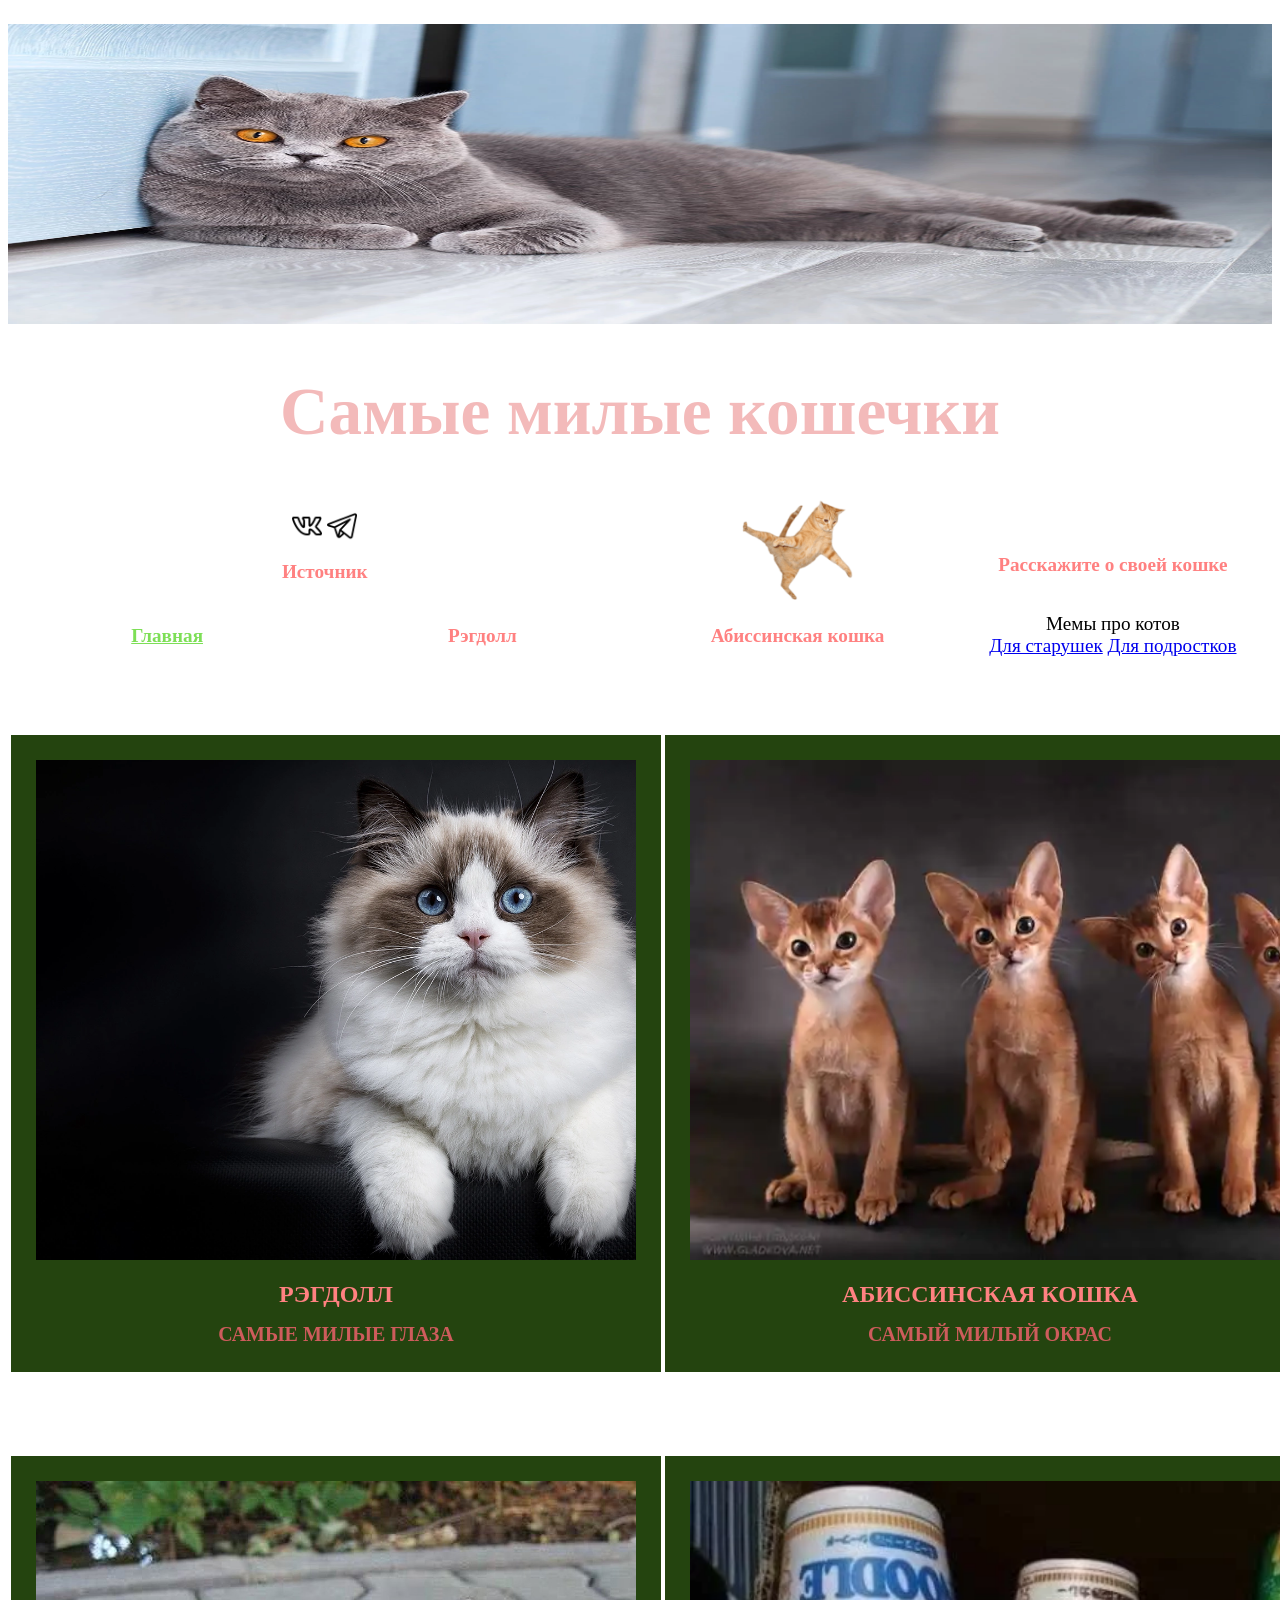
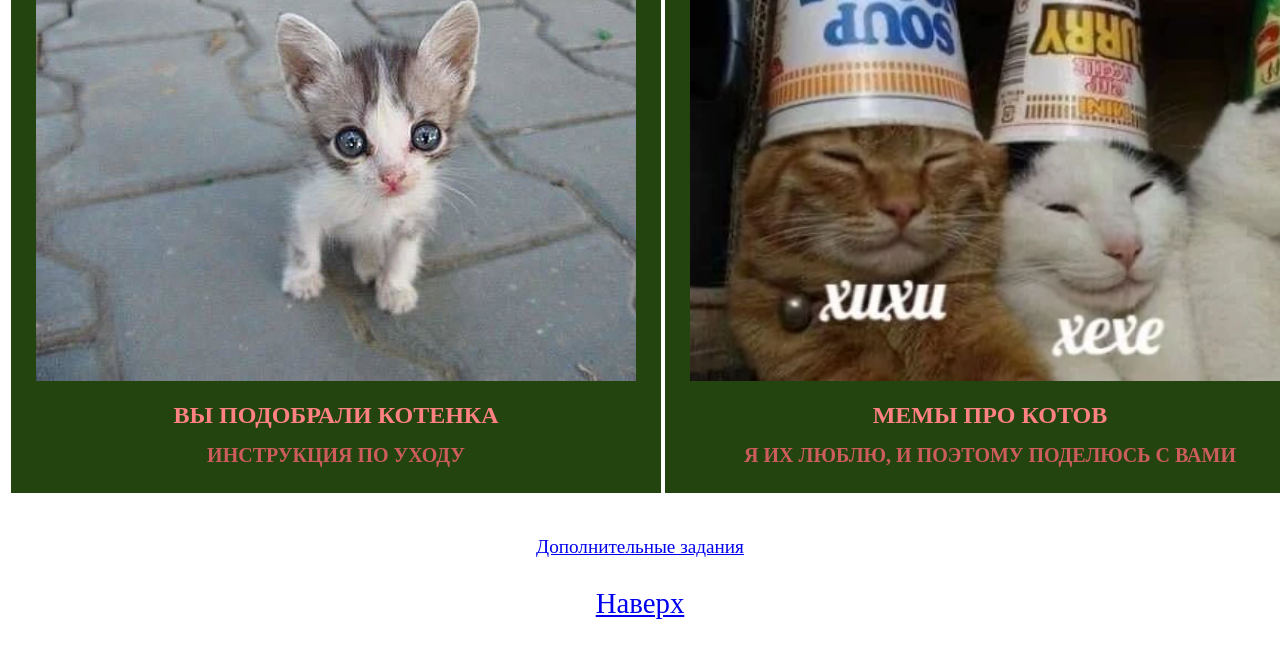
<file: index.html>
<!DOCTYPE html>
<html lang="ru">
<head>
  <meta charset="UTF-8">
  <title>кошечки</title>
  <link href="style.css" rel="stylesheet" type="text/css">
</head>
<p align="top"></p><img src="headingcat.webp" height="300px" width="100%"></p>
<body>
<h1 align="center">Самые милые кошечки </h1>
    <header align="center">
      <p><a name="top"></a></p>
        <table width="100%" border="0" cellspacing="3"  >
            <tr>
                <td colspan="2">
                    <a href="https://vk.com/" target="_blank"><img src="vk.png" width="30px"></a>
                    <a href="https://t.me/risikkitten" target="_blank"><img src="telegram.png" width="30px"></a>
                    <br><div class="dog-title"><a href="https://ru.wikipedia.org/wiki/%D0%9A%D0%BE%D1%88%D0%BA%D0%B0"> Источник</a></div></td>
                <td colspan="1" align="top"><img src="cat_icon.png" height="100px">

                    <td colspan="2">

                       <br><div class="dog-title"><a href="forma1.html">Расскажите о своей кошке</a></div>
            </tr>
    <tr>
        <td width="20%"><div class="dog-title-u"><a href="index.html#main">Главная</a></div></td>
        <td width="20%"><div class="dog-title"> <a href="ragdoll.html">  Рэгдолл </a></div> </td>
        <td width="20%"><div class="dog-title"><a href="abiss.html"> Абиссинская кошка </a> </div></td>
        <td width="20%">
         <div class="dropdown"> Мемы про котов
            <div class="dropdown-content" >
                <a href="memes.html#old">Для старушек</a>
                <a href="memes.html#teen">Для подростков</a>
              </div>
         </div>
        </td>
    </tr>
</header>
<table width="80%" align="center" border="0">
  <p><a name="main"></a></p>
        <tr>
            <td> <div class="dog-h">
                <div class="dog">
                <a href="ragdoll.html"><img src="ragdoll.webp" height="500"></a>
                <div class="dog-title">
                <a href="shiba%20inu.html"> Рэгдолл </a>
                <span class="subh">Самые милые глаза</span>
                </div> </div></div>
            </td>
            <td> <div class="dog-h">
                <div class="dog">
                <a href="abiss.html"><img src="abiss.webp" height="500" alt="котята абиссины"></a>
                <div class="dog-title">
                <a href="abiss.html"> Абиссинская кошка </a>
                <span class="subh">Самый милый окрас</span>
                </div> </div></div>
            </td>
        </tr>
        <tr>
            <td> <div class="dog-h">
                <div class="dog">
                <a href="first.html"><img src="pitycat.jpg" height="500" alt="жалкий котенок"></a>
                <div class="dog-title">
                <a href="first.html"> Вы подобрали котенка </a>
                <span class="subh">Инструкция по уходу</span>
                </div> </div></div>
            </td>
            <td>
                <div class="dog-h">
                <div class="dog">
                <a href="memes.html"><img src="hihi.webp" height="500"></a>
                <div class="dog-title">
                <a href="memes.html">Мемы про котов</a>
                <span class="subh">Я их люблю, и поэтому поделюсь с вами</span>
                </div>  </div> </div>
            </td>
        </tr>
    </table>
<a href="maindomashki.html">Дополнительные задания</a>  
<p><a href="#top">Наверх</a></p>
</body>
</html>
</file>
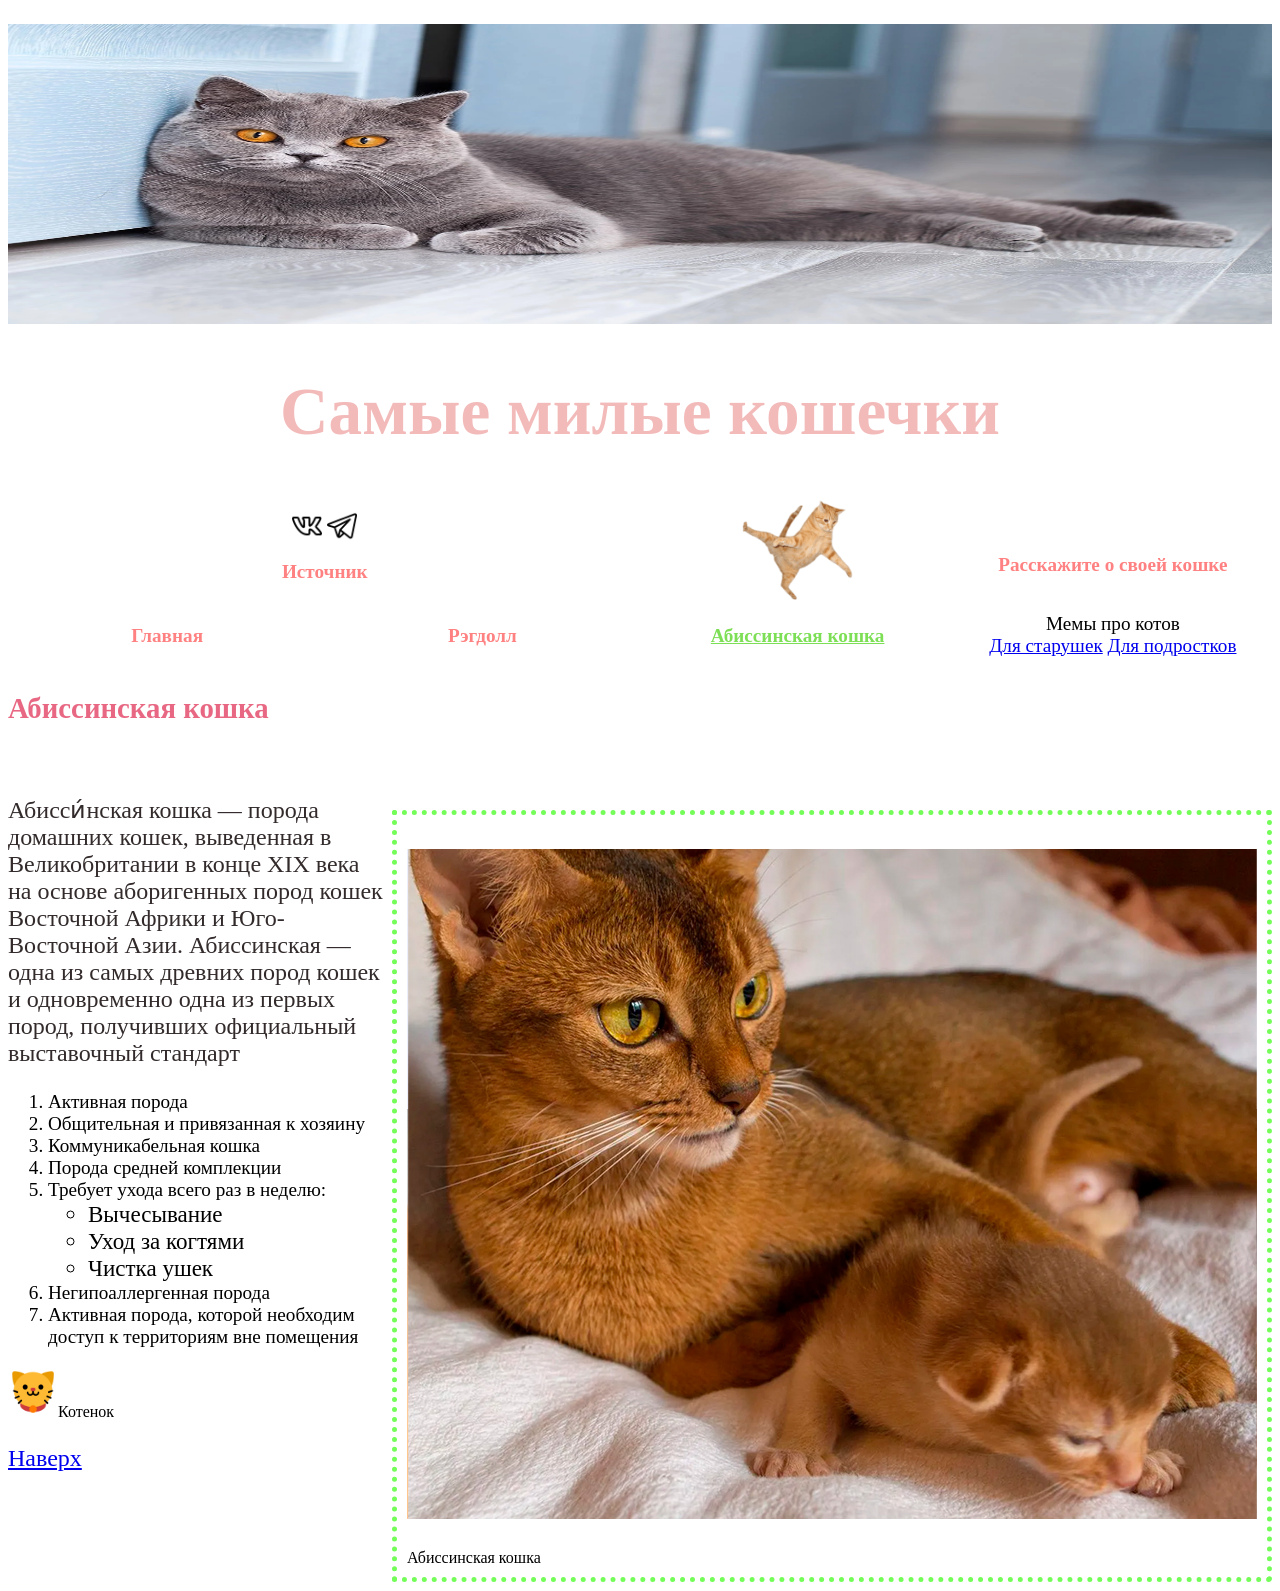
<file: abiss.html>
<!DOCTYPE html>
<html lang="en">
<head>
  <meta charset="UTF-8">
  <title>Абиссинская кошка</title>
  <link href="style.css" rel="stylesheet" type="text/css">
</head>
<p align="top"></p><img src="headingcat.webp" height="300px" width="100%"></p>
<body>
<h1 align="center">Самые милые кошечки </h1>
    <header align="center">
      <p><a name="top"></a></p>
        <table width="100%" border="0" cellspacing="3"  >
            <tr>
                <td colspan="2">
                    <a href="https://vk.com/" target="_blank"><img src="vk.png" width="30px"></a>
                    <a href="https://t.me/risikkitten" target="_blank"><img src="telegram.png" width="30px"></a>
                    <br><div class="dog-title"><a href="https://ru.wikipedia.org/wiki/%D0%9A%D0%BE%D1%88%D0%BA%D0%B0"> Источник</a></div></td>
                <td colspan="1" align="top"><img src="cat_icon.png" height="100px">
                    <td colspan="2">

                       <br><div class="dog-title"><a href="forma1.html">Расскажите о своей кошке</a></div>
            </tr>
    <tr>
        <td width="20%"><div class="dog-title"><a href="index.html#main">Главная</a></div></td>
        <td width="20%"><div class="dog-title"> <a href="ragdoll.html">  Рэгдолл </a></div> </td>
        <td width="20%"><div class="dog-title-u"><a href="abiss.html"> Абиссинская кошка </a> </div></td>
        <td width="20%">
         <div class="dropdown"> Мемы про котов
            <div class="dropdown-content" >
                <a href="memes.html#old">Для старушек</a>
                <a href="memes.html#teen">Для подростков</a>
              </div>
         </div>
        </td>
    </tr>
    </table>
  </header>
<h3 align="left">Абиссинская кошка</h3> <br>
 <p> <figure class="sign">
   <p><img src="abissinphoto.jpg" alt="Абиссинская кошка"></p>
   <figcaption>Абиссинская кошка</figcaption>
  </figure> </p>
<p>Абисси́нская кошка — порода домашних кошек, выведенная в Великобритании в конце XIX века на основе аборигенных пород кошек Восточной Африки и Юго-Восточной Азии. Абиссинская — одна из самых древних пород кошек и одновременно одна из первых пород, получивших официальный выставочный стандарт</p>
  <ol title="характеристики" type="circle">
  <li>Активная порода
<li>Общительная и привязанная к хозяину
<li>Коммуникабельная кошка
<li>Порода средней комплекции
<li>Требует ухода всего раз в неделю:
    <ul>
        <li>Вычесывание
        <li>Уход за когтями
        <li>Чистка ушек
    </ul>
<li>Негипоаллергенная порода
<li>Активная порода, которой необходим доступ к территориям вне помещения
</ol>
<a href="kitten.html" target="_self"><img src="icon.png" width="50px"></a>Котенок
<p><a href="#top">Наверх</a></p>
</body>
</html>
</file>
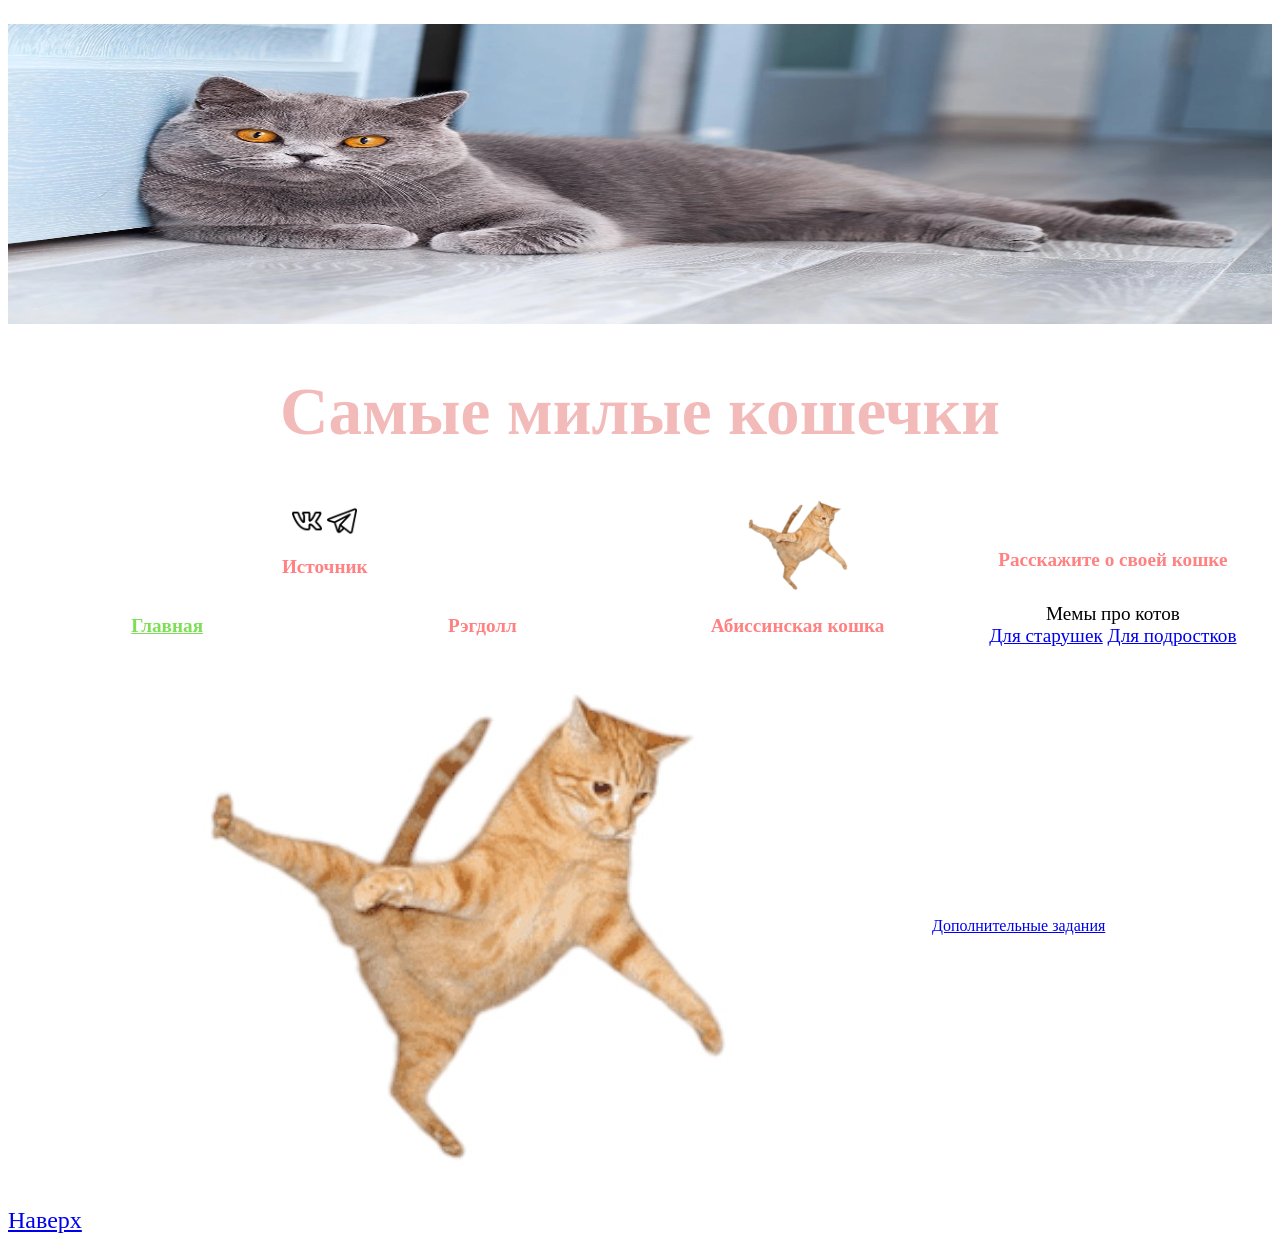
<file: cat wider.html>
<!DOCTYPE html>
<html lang="ru">
<head>
  <meta charset="UTF-8">
  <title>кошечки</title>
  <link href="style.css" rel="stylesheet" type="text/css">
</head>
<p align="top"></p><img src="headingcat.webp" height="300px" width="100%"></p>
<body>
<h1 align="center">Самые милые кошечки </h1>
    <header align="center">
      <p><a name="top"></a></p>
        <table width="100%" border="0" cellspacing="3"  >
            <tr>
                <td colspan="2">
                    <a href="https://vk.com/" target="_blank"><img src="vk.png" width="30px"></a>
                    <a href="https://t.me/risikkitten" target="_blank"><img src="telegram.png" width="30px"></a>
                    <br><div class="dog-title"><a href="https://ru.wikipedia.org/wiki/%D0%9A%D0%BE%D1%88%D0%BA%D0%B0"> Источник</a></div></td>
                <td <a colspan="1" align="top"><img src="cat_icon.png" width="100px" href="">

                    <td colspan="2">

                       <br><div class="dog-title"><a href="forma1.html">Расскажите о своей кошке</a></div>
            </tr>
    <tr>
        <td width="20%"><div class="dog-title-u"><a href="index.html#main">Главная</a></div></td>
        <td width="20%"><div class="dog-title"> <a href="ragdoll.html">  Рэгдолл </a></div> </td>
        <td width="20%"><div class="dog-title"><a href="abiss.html"> Абиссинская кошка </a> </div></td>
        <td width="20%">
         <div class="dropdown"> Мемы про котов
            <div class="dropdown-content" >
                <a href="memes.html#old">Для старушек</a>
                <a href="memes.html#teen">Для подростков</a>
              </div>
         </div>
        </td>
    </tr>
    </table>
</header>
<br>
<img align="center" src="cat__icon-Photoroom.jpg">
<a href="maindomashki.html">Дополнительные задания</a>  
<p><a href="#top">Наверх</a></p>
</body>
</html>
</file>
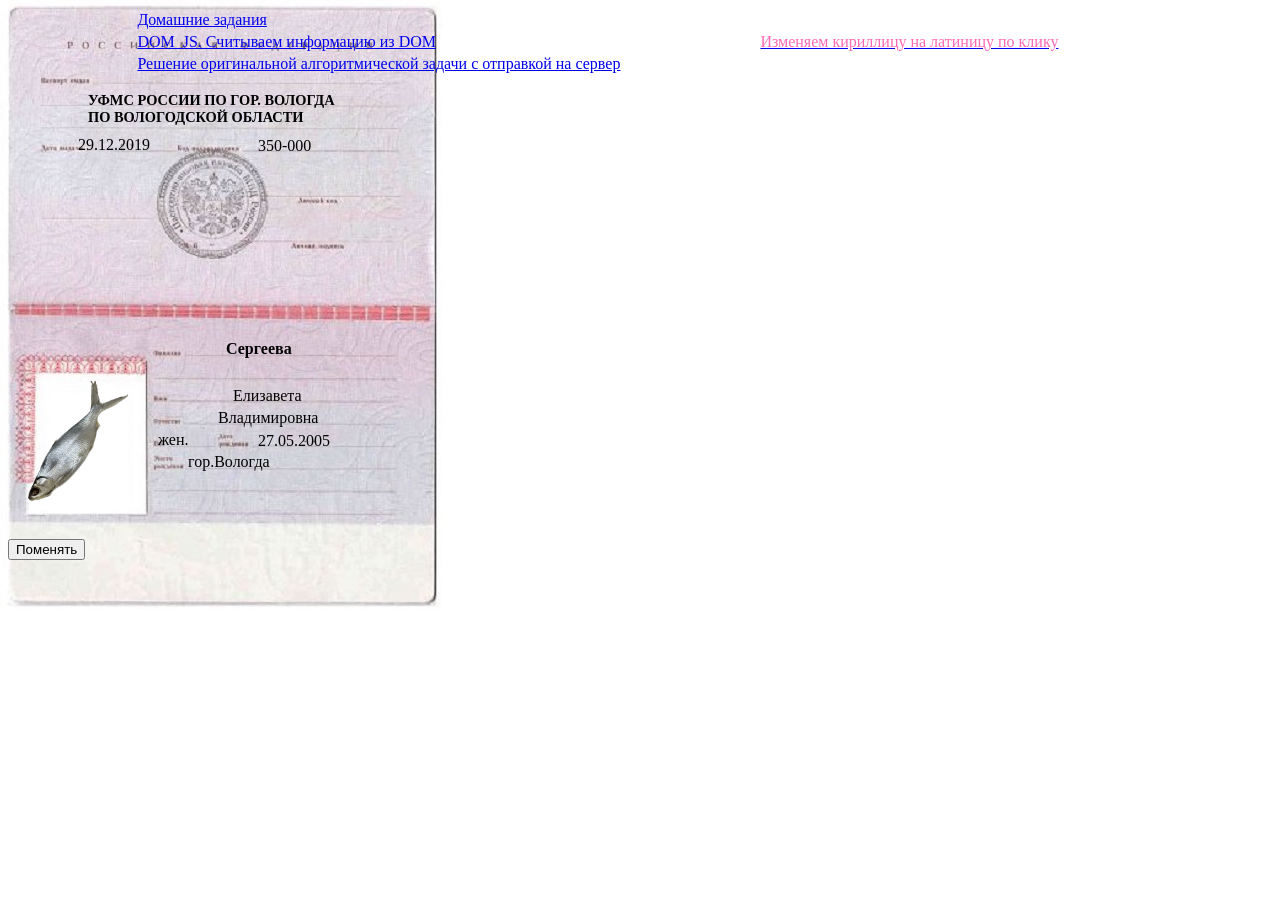
<file: click.html>
<!DOCTYPE html>
<html lang="en">
<head>
  <meta charset="UTF-8">
  <title>Изменяем кириллицу на латиницу по клику</title>
</head>

 <style type="text/css">
   body {
    background-image: url(passpotr_shablon.png);
    background-position: center-bottom;
    background-repeat: no-repeat;
   }
   .block1 {
   margin-left: 80px;
   margin-top: 10px;
   font: bold 90% serif;
   }
   .block2 {
   margin-left: 70px;
   margin-top: 10px;
   }
   .block3 {
   margin-left: 250px;
   margin-top: -17px;
   }
   .block4 {
   margin-left: 218px;
   margin-top: 185px;
   font: bold 100% serif;
   }
   .block5 {
   margin-left: 225px;
   margin-top: 29px;
   }
   .block6 {
   margin-left: 210px;
   margin-top: 4px;
   }
   .block7 {
   margin-left: 150px;
   margin-top: 4px;
   }
   .block8 {
   margin-left: 250px;
   margin-top: -17px;
   }
   .block9 {
   margin-left: 180px;
   margin-top: 3px;
   }
   .photo {
   margin-left: 20px;
   margin-top: -90px;
   }
   .highlight {
     color: hotpink;
   }
   </style>
<body>
<table width="80%" align="center" border="0">
        <tr>
            <td colspan="2"> <a href="maindomashki.html"> <div class="main-title"> Домашние задания</div></a></td>
        </tr>
        <tr>
            <td>
                <a href="passort.html">DOM_JS. Считываем информацию из DOM</a>
            </td>
            <td>
              <a href="click.html"><div class="highlight">Изменяем кириллицу на латиницу по клику</div></a>
            </td>
        </tr>
        <tr>
            <td>
                <a href="zadacha2.html">Решение оригинальной алгоритмической задачи с отправкой на сервер</a>
            </td>
        </tr>
    </table>

  <p>
	<div class="block1">УФМС РОССИИ ПО ГОР. ВОЛОГДА <br> ПО ВОЛОГОДСКОЙ ОБЛАСТИ </div>
	<div class="block2"> 29.12.2019</div>
	<div class="block3"> 350-000</div>
	<div class="block4" > Сергеева </div>
	<div class="block5" > Елизавета </div>
	<div class="block6"> Владимировна </div>
	<div class="block7"> жен. </div>
	<div class="block8"> 27.05.2005 &nbsp;&nbsp;&nbsp;&nbsp;&nbsp; </div>
	<div class="block9"> гор.Вологда </div>
	<div class="photo"><img src="me.jpg" height="120" width="100"/> </div>
  </p>
<br>
  <script src="click.js"></script>
<button onclick="changeText();">Поменять</button>
</body>
</html>
</file>
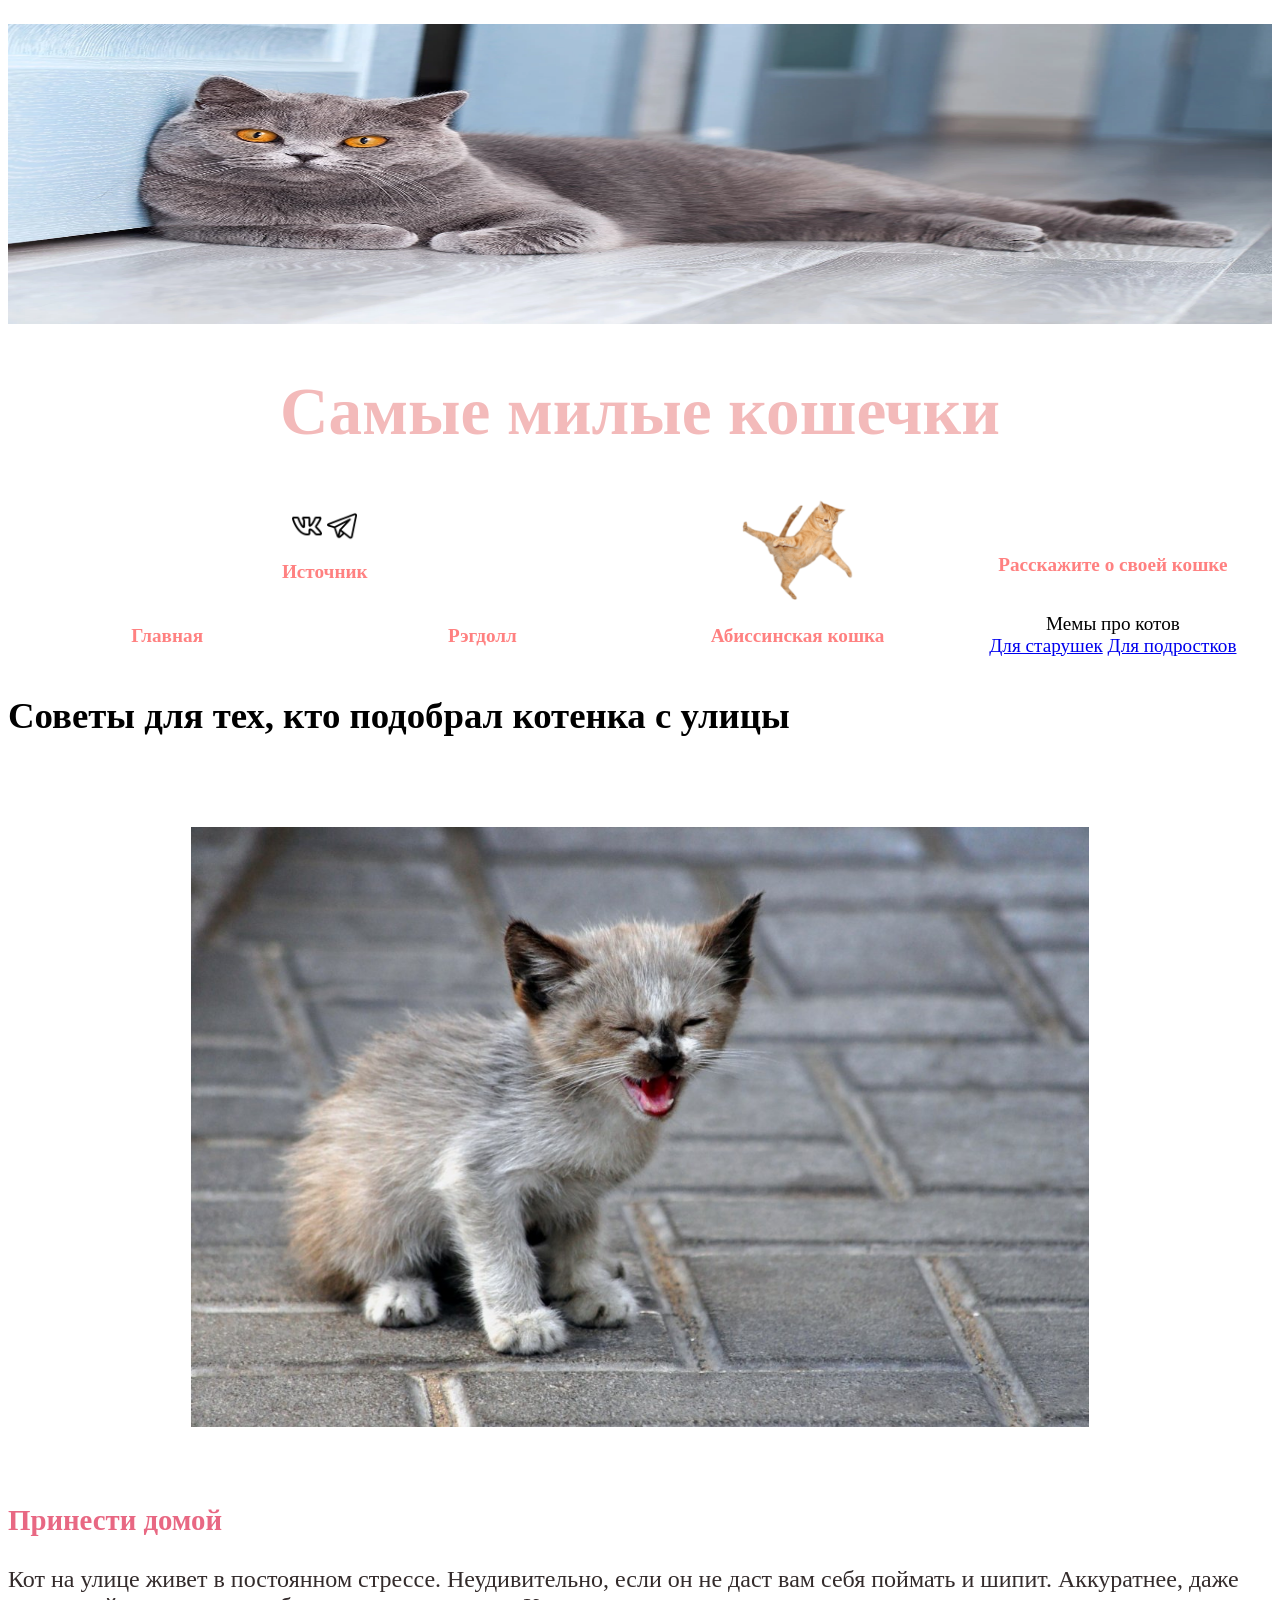
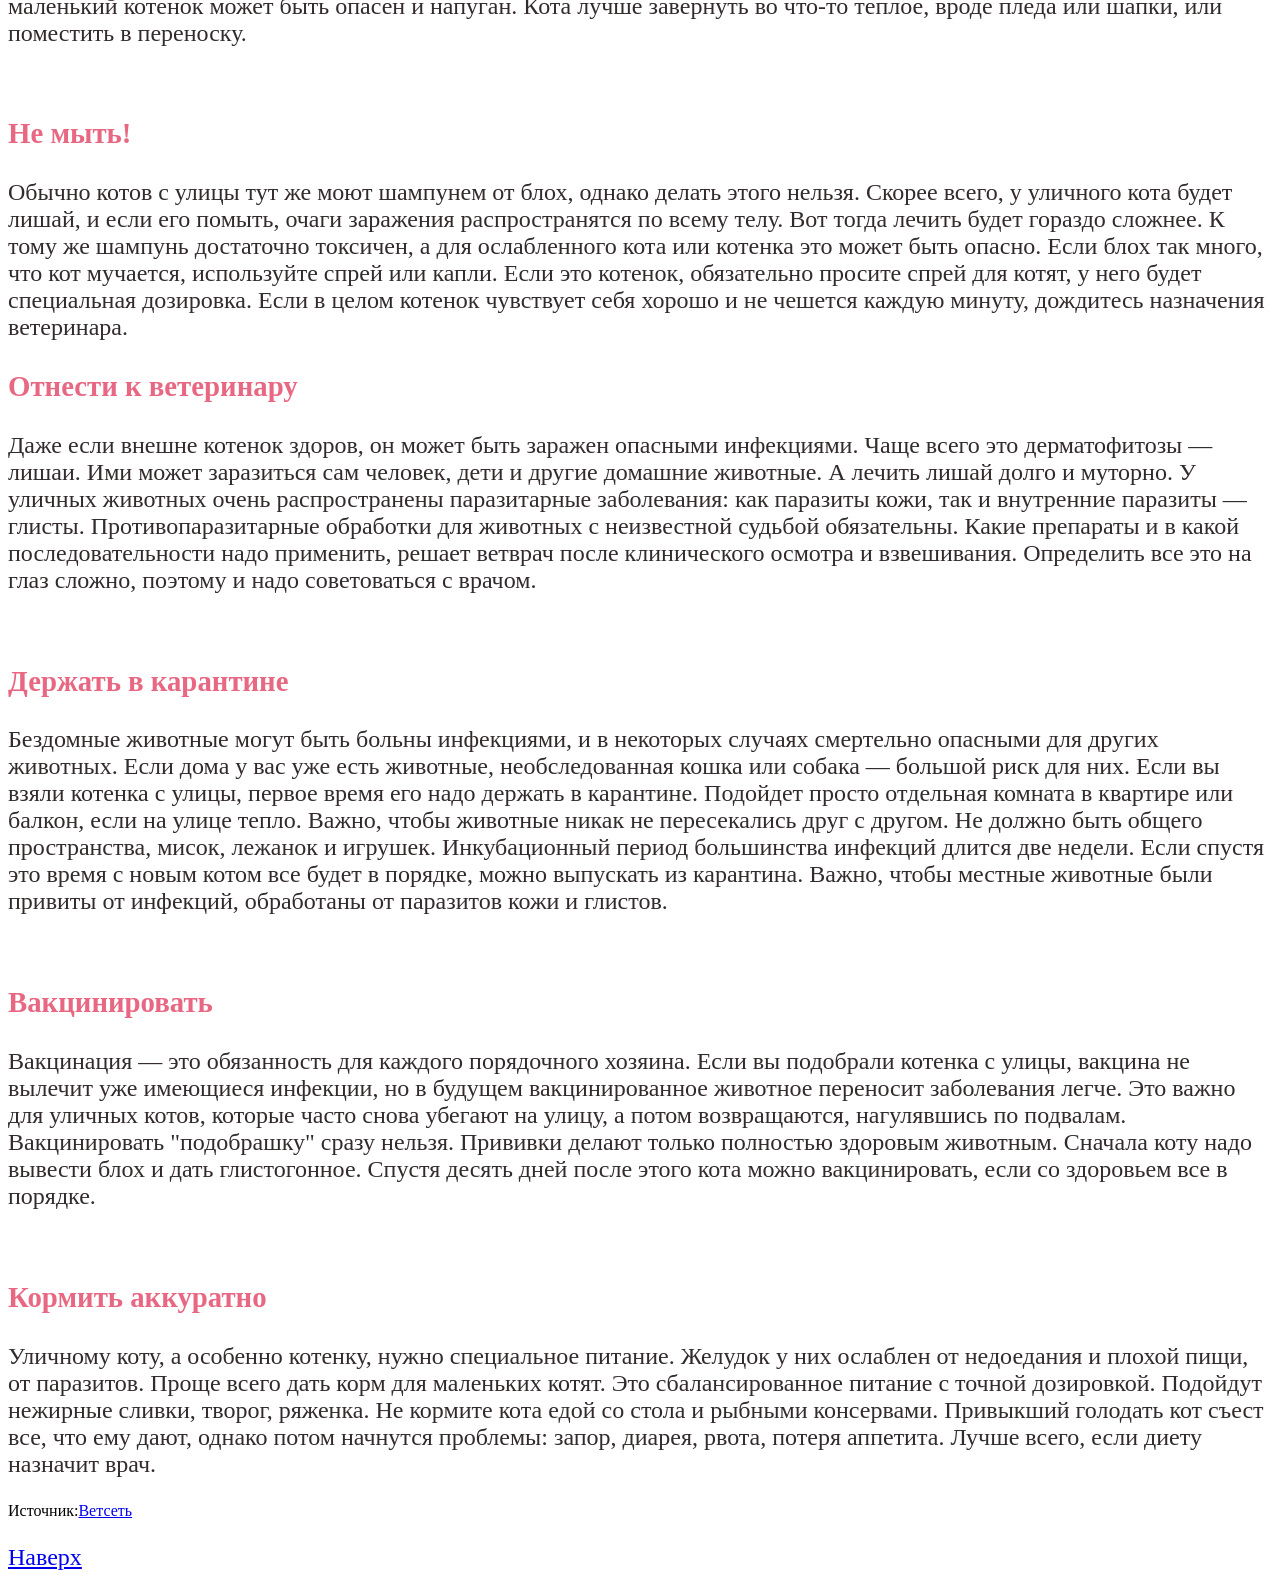
<file: first.html>
<!DOCTYPE html>
<html lang="en">
<head>
  <meta charset="UTF-8">
  <title>Вы подобрали котенка</title>
    <link href="style.css" rel="stylesheet" type="text/css">
</head>
<p align="top"></p><img src="headingcat.webp" height="300px" width="100%"></p>
<body>
<h1 align="center">Самые милые кошечки </h1>
    <header align="center">
      <p><a name="top"></a></p>
        <table width="100%" border="0" cellspacing="3"  >
            <tr>
                <td colspan="2">
                    <a href="https://vk.com/" target="_blank"><img src="vk.png" width="30px"></a>
                    <a href="https://t.me/risikkitten" target="_blank"><img src="telegram.png" width="30px"></a>
                    <br><div class="dog-title"><a href="https://ru.wikipedia.org/wiki/%D0%9A%D0%BE%D1%88%D0%BA%D0%B0"> Источник</a></div></td>
                <td colspan="1" align="top"><img src="cat_icon.png" height="100px">

                    <td colspan="2">

                       <br><div class="dog-title"><a href="forma1.html">Расскажите о своей кошке</a></div>
            </tr>
    <tr>
        <td width="20%"><div class="dog-title"><a href="index.html#main">Главная</a></div></td>
        <td width="20%"><div class="dog-title"> <a href="ragdoll.html">  Рэгдолл </a></div> </td>
        <td width="20%"><div class="dog-title"><a href="abiss.html"> Абиссинская кошка </a> </div></td>
        <td width="20%">
         <div class="dropdown"> Мемы про котов
            <div class="dropdown-content" >
                <a href="memes.html#old">Для старушек</a>
                <a href="memes.html#teen">Для подростков</a>
              </div>
         </div>
        </td>
    </tr>
    </table>
      </table>
</header>
<h2 align="left">Советы для тех, кто подобрал котенка с улицы</h2> <br>
<br>
<p align="center"><img src="poorcat.jpg" height="600px" alt="котенок с улицы"></p>
<br>
<h3>Принести домой</h3>
<p>Кот на улице живет в постоянном стрессе. Неудивительно, если он не даст вам себя поймать и шипит. Аккуратнее, даже маленький котенок может быть опасен и напуган. Кота лучше завернуть во что-то теплое, вроде пледа или шапки, или поместить в переноску.

</p>
<br>
<h3>Не мыть!</h3>
<p>Обычно котов с улицы тут же моют шампунем от блох, однако делать этого нельзя. Скорее всего, у уличного кота будет лишай, и если его помыть, очаги заражения распространятся по всему телу. Вот тогда лечить будет гораздо сложнее. К тому же шампунь достаточно токсичен, а для ослабленного кота или котенка это может быть опасно.

  Если блох так много, что кот мучается, используйте спрей или капли. Если это котенок, обязательно просите спрей для котят, у него будет специальная дозировка. Если в целом котенок чувствует себя хорошо и не чешется каждую минуту, дождитесь назначения ветеринара.
<br>
<h3>Отнести к ветеринару</h3>
<p>Даже если внешне котенок здоров, он может быть заражен опасными инфекциями. Чаще всего это дерматофитозы — лишаи. Ими может заразиться сам человек, дети и другие домашние животные. А лечить лишай долго и муторно.

  У уличных животных очень распространены паразитарные заболевания: как паразиты кожи, так и внутренние паразиты — глисты. Противопаразитарные обработки для животных с неизвестной судьбой обязательны. Какие препараты и в какой последовательности надо применить, решает ветврач после клинического осмотра и взвешивания. Определить все это на глаз сложно, поэтому и надо советоваться с врачом.

</p>
<br>
<h3>Держать в карантине</h3>
<p>Бездомные животные могут быть больны инфекциями, и в некоторых случаях смертельно опасными для других животных. Если дома у вас уже есть животные, необследованная кошка или собака — большой риск для них.

  Если вы взяли котенка с улицы, первое время его надо держать в карантине. Подойдет просто отдельная комната в квартире или балкон, если на улице тепло. Важно, чтобы животные никак не пересекались друг с другом. Не должно быть общего пространства, мисок, лежанок и игрушек. Инкубационный период большинства инфекций длится две недели. Если спустя это время с новым котом все будет в порядке, можно выпускать из карантина.
  
  Важно, чтобы местные животные были привиты от инфекций, обработаны от паразитов кожи и глистов.</p>
  <br>
<h3>Вакцинировать</h3>
<p>Вакцинация — это обязанность для каждого порядочного хозяина. Если вы подобрали котенка с улицы, вакцина не вылечит уже имеющиеся инфекции, но в будущем вакцинированное животное переносит заболевания легче. Это важно для уличных котов, которые часто снова убегают на улицу, а потом возвращаются, нагулявшись по подвалам.

  Вакцинировать "подобрашку" сразу нельзя. Прививки делают только полностью здоровым животным. Сначала коту надо вывести блох и дать глистогонное. Спустя десять дней после этого кота можно вакцинировать, если со здоровьем все в порядке.
</p>
<br>
<h3>Кормить аккуратно</h3>
<p>Уличному коту, а особенно котенку, нужно специальное питание. Желудок у них ослаблен от недоедания и плохой пищи, от паразитов.

  Проще всего дать корм для маленьких котят. Это сбалансированное питание с точной дозировкой. Подойдут нежирные сливки, творог, ряженка. Не кормите кота едой со стола и рыбными консервами. Привыкший голодать кот съест все, что ему дают, однако потом начнутся проблемы: запор, диарея, рвота, потеря аппетита. Лучше всего, если диету назначит врач.</p>

Источник:<a href="https://www.vetseti.ru/blog/sovety_veterinara/podobrali_kotenka_na_ulice_chto_delat/">Ветсеть</a>
<p><a href="#top">Наверх</a></p>
</body>
</html>
</file>
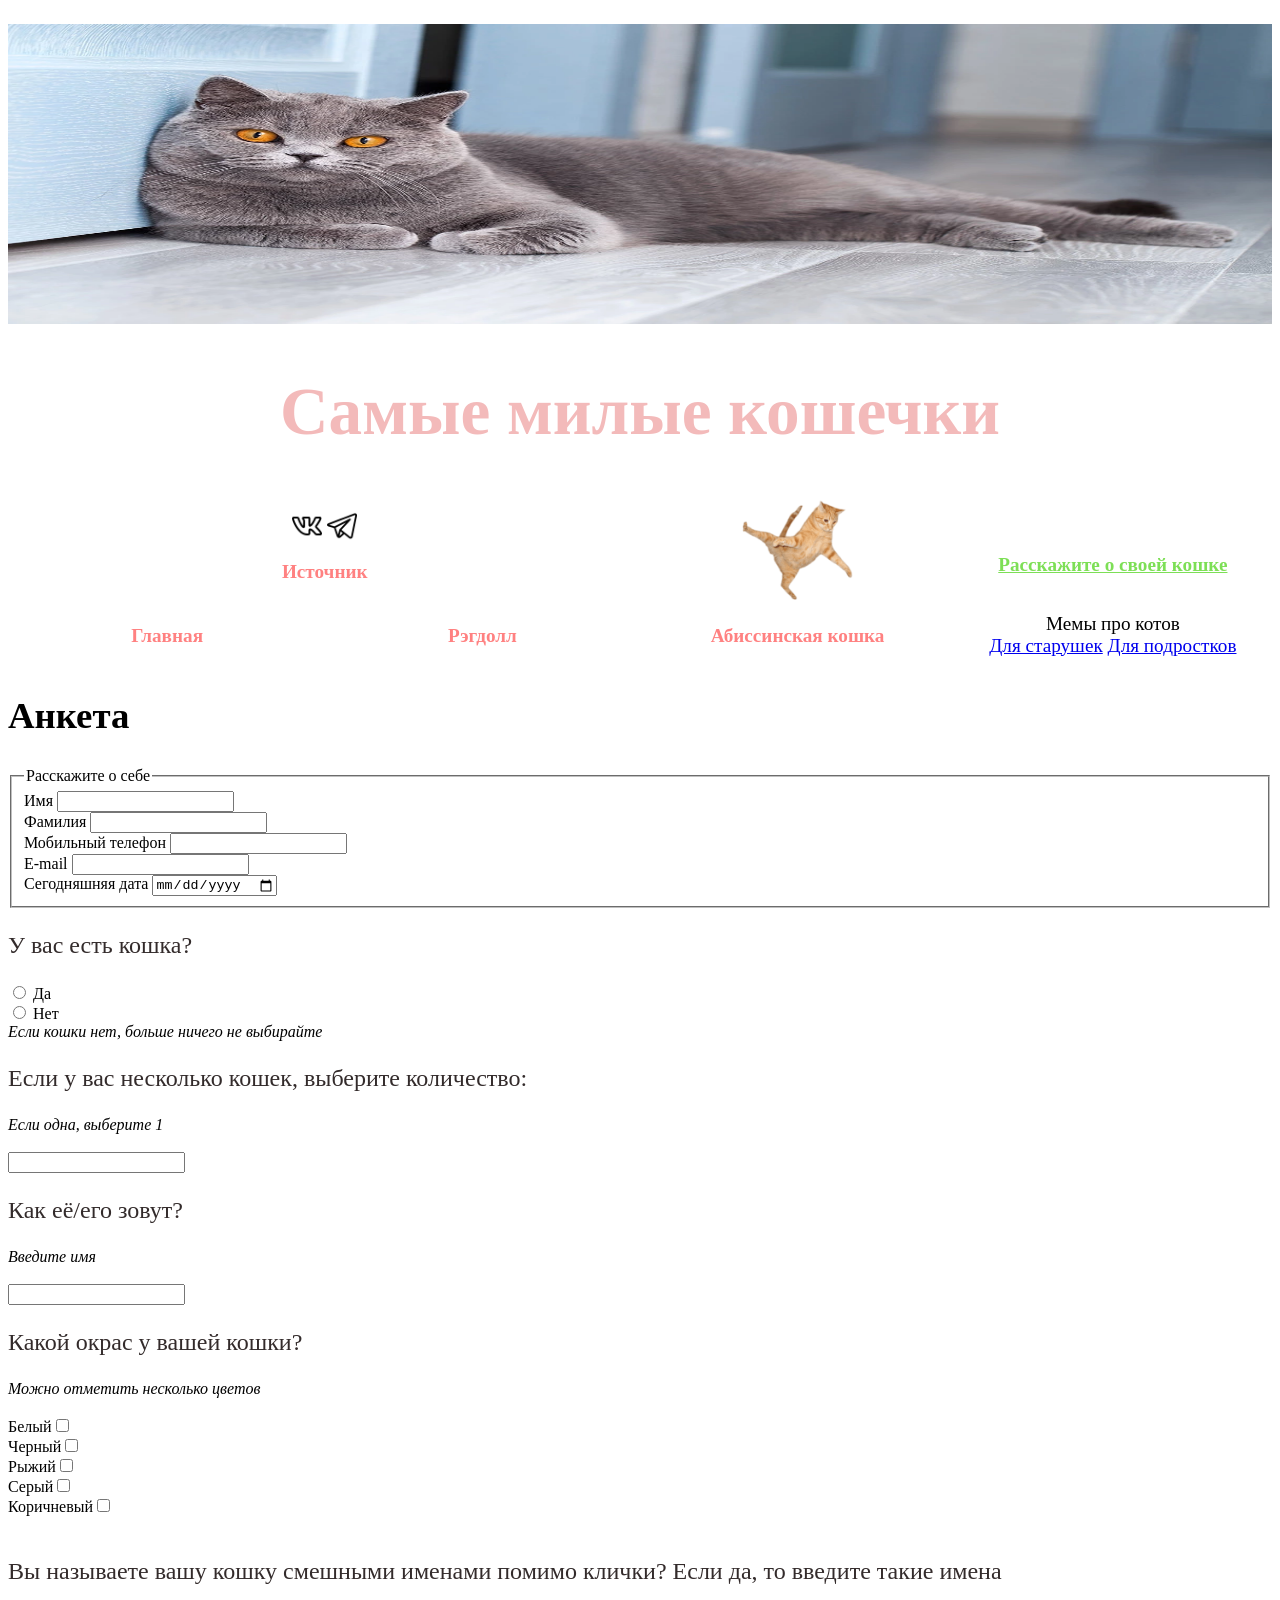
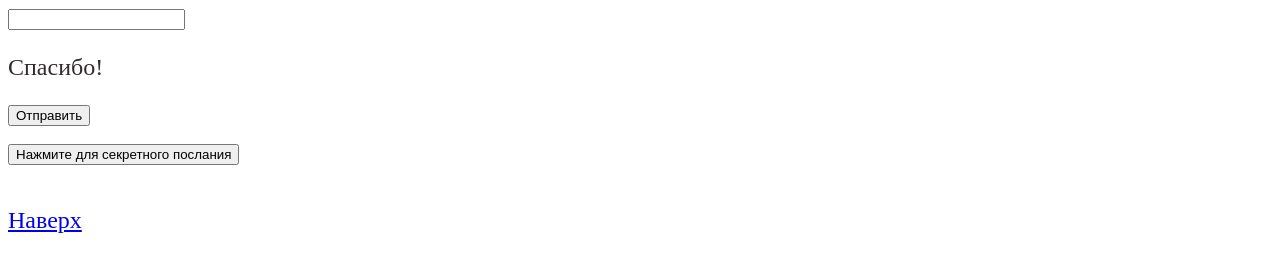
<file: forma1.html>
<!DOCTYPE html>
<html lang="en">
<head>
  <meta charset="UTF-8">
  <title>Анкета</title>
  <link href="style.css" rel="stylesheet" type="text/css">
</head>
<p align="top"></p><img src="headingcat.webp" height="300px" width="100%"></p>
<body>
<h1 align="center">Самые милые кошечки</h1>
    <header align="center">
      <p><a name="top"></a></p>
        <table width="100%" border="0" cellspacing="3"  >
            <tr>
                <td colspan="2">
                    <a href="https://vk.com/" target="_blank"><img src="vk.png" width="30px"></a>
                    <a href="https://t.me/risikkitten" target="_blank"><img src="telegram.png" width="30px"></a>
                    <br><div class="dog-title"><a href="https://ru.wikipedia.org/wiki/%D0%9A%D0%BE%D1%88%D0%BA%D0%B0"> Источник</a></div></td>
                <td colspan="1" align="top"><img src="cat_icon.png" height="100px">

                    <td colspan="2">

                       <br><div class="dog-title-u"><a href="forma1.html">Расскажите о своей кошке</a></div>
            </tr>
    <tr>
        <td width="20%"><div class="dog-title"><a href="index.html#main">Главная</a></div></td>
        <td width="20%"><div class="dog-title"> <a href="ragdoll.html">  Рэгдолл </a></div> </td>
        <td width="20%"><div class="dog-title"><a href="abiss.html"> Абиссинская кошка </a> </div></td>
        <td width="20%">
         <div class="dropdown"> Мемы про котов
            <div class="dropdown-content" >
                <a href="memes.html#old">Для старушек</a>
                <a href="memes.html#teen">Для подростков</a>
              </div>
         </div>
        </td>
    </tr>
    </table>
  </header>
<h2>Анкета</h2>
<p><a name="top"></a></p>
<form action="https://www.google.com/search?"  name="UserEnter" target="_blank">


    </ul>
  <fieldset>
 <legend>Расскажите о себе</legend>
 <label>Имя      <input name="q" ></label><br>
 <label>Фамилия      <input type="text" ></label><br>
 <label>Мобильный телефон      <input type="text" ></label><br>
 <label>E-mail      <input type="email" ></label><br>
 <label>Сегодняшняя дата      <input type="date" ></label><br>
</fieldset>

  <p>У вас есть кошка?</p>
  <input type="radio" required> Да<br>
  <input type="radio" required> Нет<br>
  <i>Если кошки нет, больше ничего не выбирайте</i><br>
  <p>Если у вас несколько кошек, выберите количество:</p>
  <i>Если одна, выберите 1</i><br>
  <br>
  <input type="number"><br>
  <p>Как её/его зовут?</p>
  <i>Введите имя<br></i>
  <br>
<input type="text">
  <br>
  <p>Какой окрас у вашей кошки?</p>
  <i>Можно отметить несколько цветов</i><br>
  <br>
  Белый<input type="checkbox"><br>
  Черный<input type="checkbox"><br>
  Рыжий<input type="checkbox"><br>
  Серый<input type="checkbox"><br>
  Коричневый<input type="checkbox"><br>
  <br>
  <p>Вы называете вашу кошку смешными именами помимо клички? Если да, то введите такие имена</p>
  <input type="password"><br>

  <p>Спасибо!</p>
  <input type="submit" value="Отправить"> <br>
<br>

<input type="button" onclick="alert(document.getElementById('bestwishes').value)" value="Нажмите для секретного послания"> <br>
<input type="hidden" id="bestwishes" value="Хорошего дня!!!">
  <input type="hidden"><br>

</form>
<p><a href="#top">Наверх</a></p>
</body>
</html>
</file>
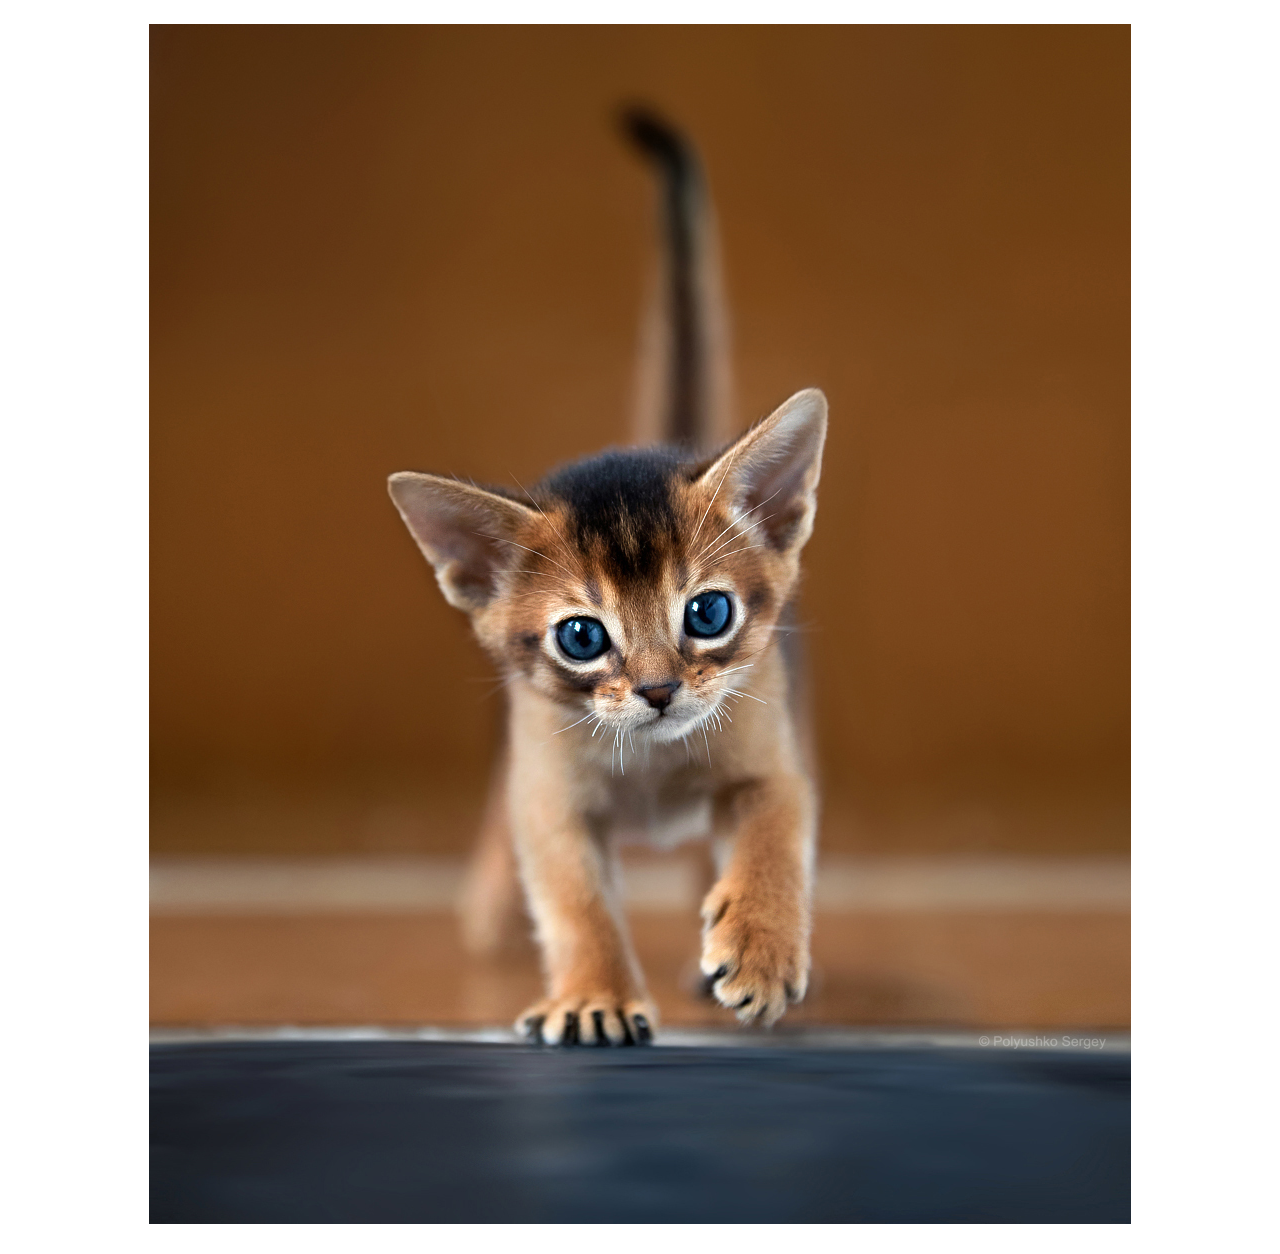
<file: kitten.html>
<!DOCTYPE html>
<html lang="en" xmlns="http://www.w3.org/1999/html">
<head>
  <meta charset="UTF-8">
  <title>котенок</title>
  <link href="style.css" rel="stylesheet" type="text/css">
<style>
   .fig {
    text-align: center;
    vertical-align: middle; /* Выравнивание по центру */
   }
  </style>
 </head>
 <body>
  <p class="fig"><img src="kit.jpg" alt="Фотография"></p>


</body>
</html>
</file>
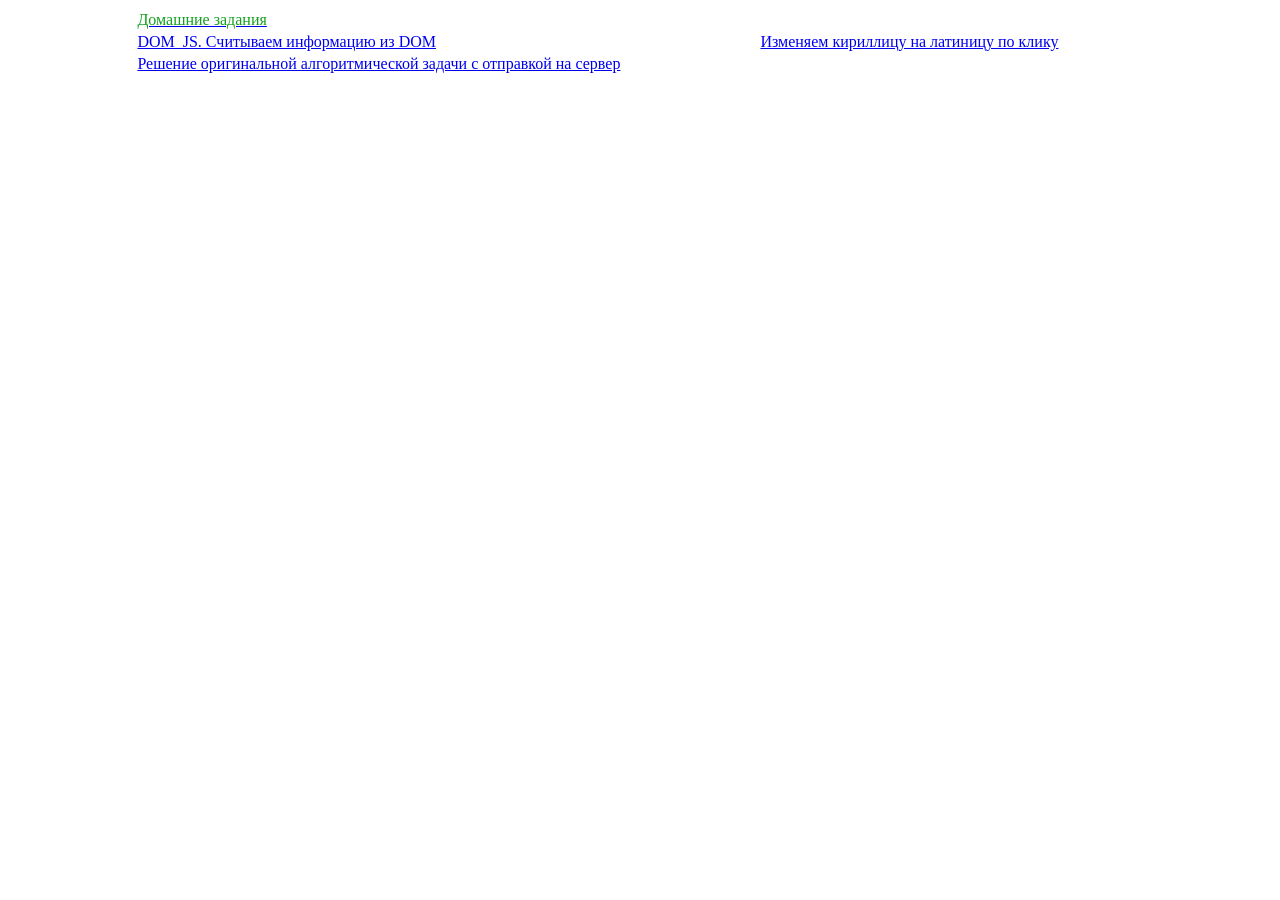
<file: maindomashki.html>
<style type="text/css">
    .highlight {
      color: rgb(19, 160, 30);
    }
    </style>
 <body>
 <table width="80%" align="center" border="0">
         <tr>
             <td colspan="2"> <a href="maindomashki.html"> <div class="highlight"> Домашние задания</div></a></td>
         </tr>
         <tr>
             <td>
                 <a href="passort.html">DOM_JS. Считываем информацию из DOM</a>
             </td>
             <td>
               <a href="click.html"><div >Изменяем кириллицу на латиницу по клику</div></a>
             </td>
         </tr>
         <tr>
             <td>
                 <a href="zadacha2.html">Решение оригинальной алгоритмической задачи с отправкой на сервер</a>
             </td>
         </tr>
     </table>
</file>
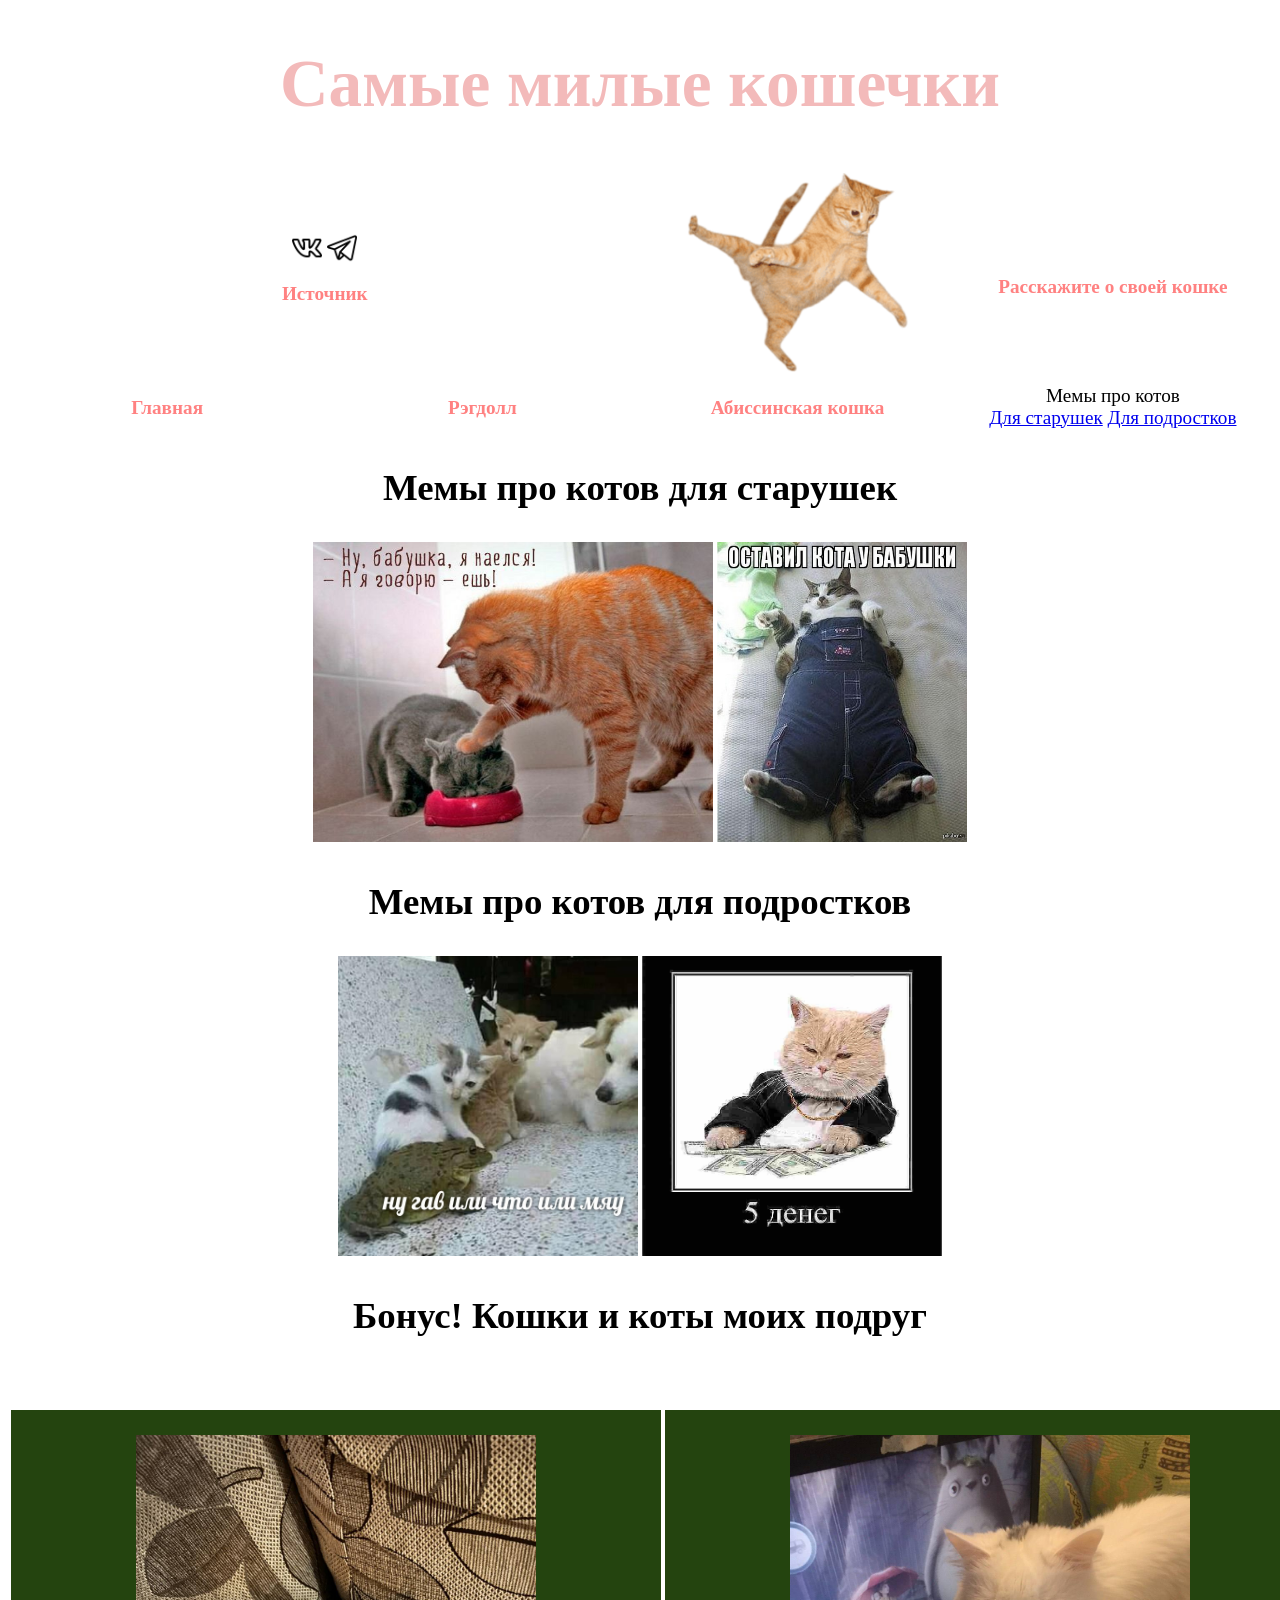
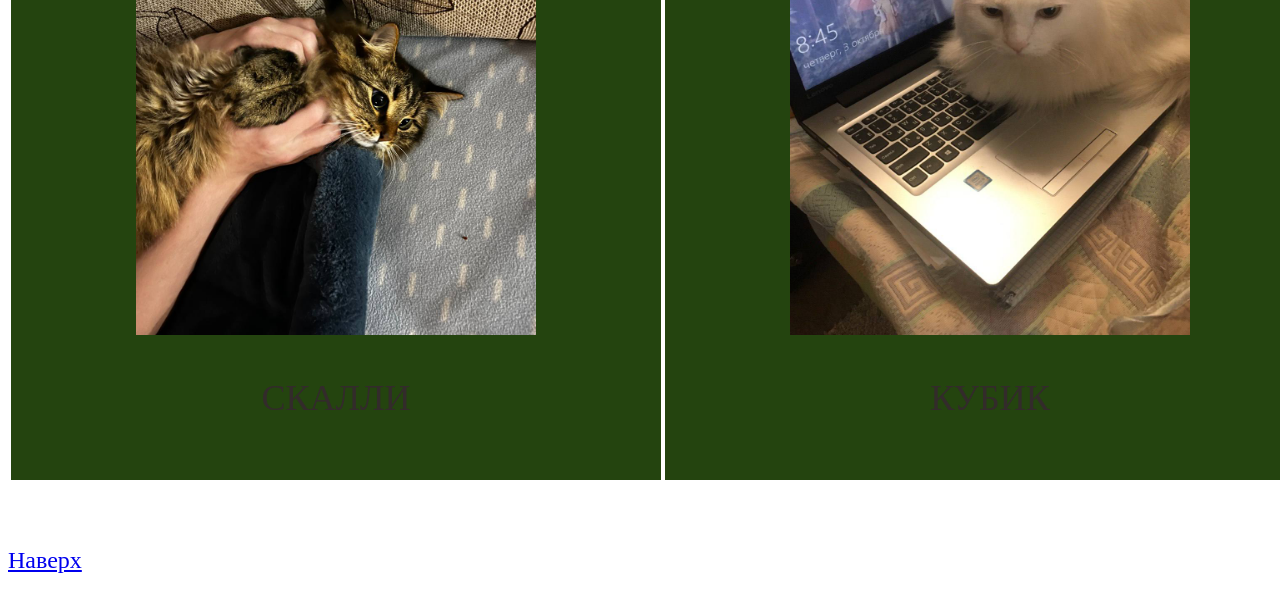
<file: memes.html>
<!DOCTYPE html>
<html lang="en">
<head>
  <meta charset="UTF-8">
  <title>Мемы про котов</title>
  <link href="style.css" rel="stylesheet" type="text/css">
</head>
<body>
  <h1 align="center">Самые милые кошечки </h1>
      <header align="center">
        <p><a name="top"></a></p>
          <table width="100%" border="0" cellspacing="3"  >
              <tr>
                  <td colspan="2">
                      <a href="https://vk.com/" target="_blank"><img src="vk.png" width="30px"></a>
                      <a href="https://t.me/risikkitten" target="_blank"><img src="telegram.png" width="30px"></a>
                      <br><div class="dog-title"><a href="https://ru.wikipedia.org/wiki/%D0%9A%D0%BE%D1%88%D0%BA%D0%B0"> Источник</a></div></td>
                  <td colspan="1" align="top"><img src="cat_icon.png" height="200px">
  
                      <td colspan="2">
  
                         <br><div class="dog-title"><a href="forma1.html">Расскажите о своей кошке</a></div>
              </tr>
      <tr>
          <td width="20%"><div class="dog-title"><a href="index.html#main">Главная</a></div></td>
          <td width="20%"><div class="dog-title"> <a href="ragdoll.html">  Рэгдолл </a></div> </td>
          <td width="20%"><div class="dog-title"><a href="abiss.html"> Абиссинская кошка </a> </div></td>
          <td width="20%">
            <div class="dropdown" class="dog-title-u"> Мемы про котов
              <div class="dropdown-content" >
                <a href="#old">Для старушек</a>
                <a href="#teen">Для подростков</a>
                </div>
          </div>
            </td>
      </tr>
      </table>
      </table>
</header>
<h2 id="old" align="center"> Мемы про котов для старушек</h2>
<table align="center">
 <td> <img src="meme1.jpg" height="300px" width="400px"></td>
 <td> <img src="meme2.jpg" height="300px" width="250px"></td>
 </table>
 <h2 id="teen" align="center"> Мемы про котов для подростков</h2>
<table align="center">
  <td> <img src="meme3.jpg" height="300px" width="300px"></td>
  <td> <img src="meme4.jpg" height="300px" width="300px"></td>
 </table>
 <h2 align="center"> Бонус! Кошки и коты моих подруг</h2>
<table align="center" width="100%">
 <td> <div class="dog-h">
                <div class="dog">
               <img src="skally.jpg" height="500px" width="400px" alt="скалли">
                <div class="dog-title">
                <p>Скалли </p>
                </div> </div></div>
            </td>
            <td><div class="dog-h">
                <div class="dog">
                <img src="cube.jpg" height="500px" width="400px" alt="кубик">
                <div class="dog-title">
                <p>Кубик</p>
                </div>  </div> </div> </td>
                <td><div class="dog-h">
                  <div class="dog">
                  <img src="casy.jpg" height="500px" width="400px" alt="касины кисы">
                  <div class="dog-title">
                  <p>Кошки Каси</p>
                  </div>  </div> </div> </td>
 </table>

<p><a href="#top">Наверх</a></p>
</body>
</html>
</file>
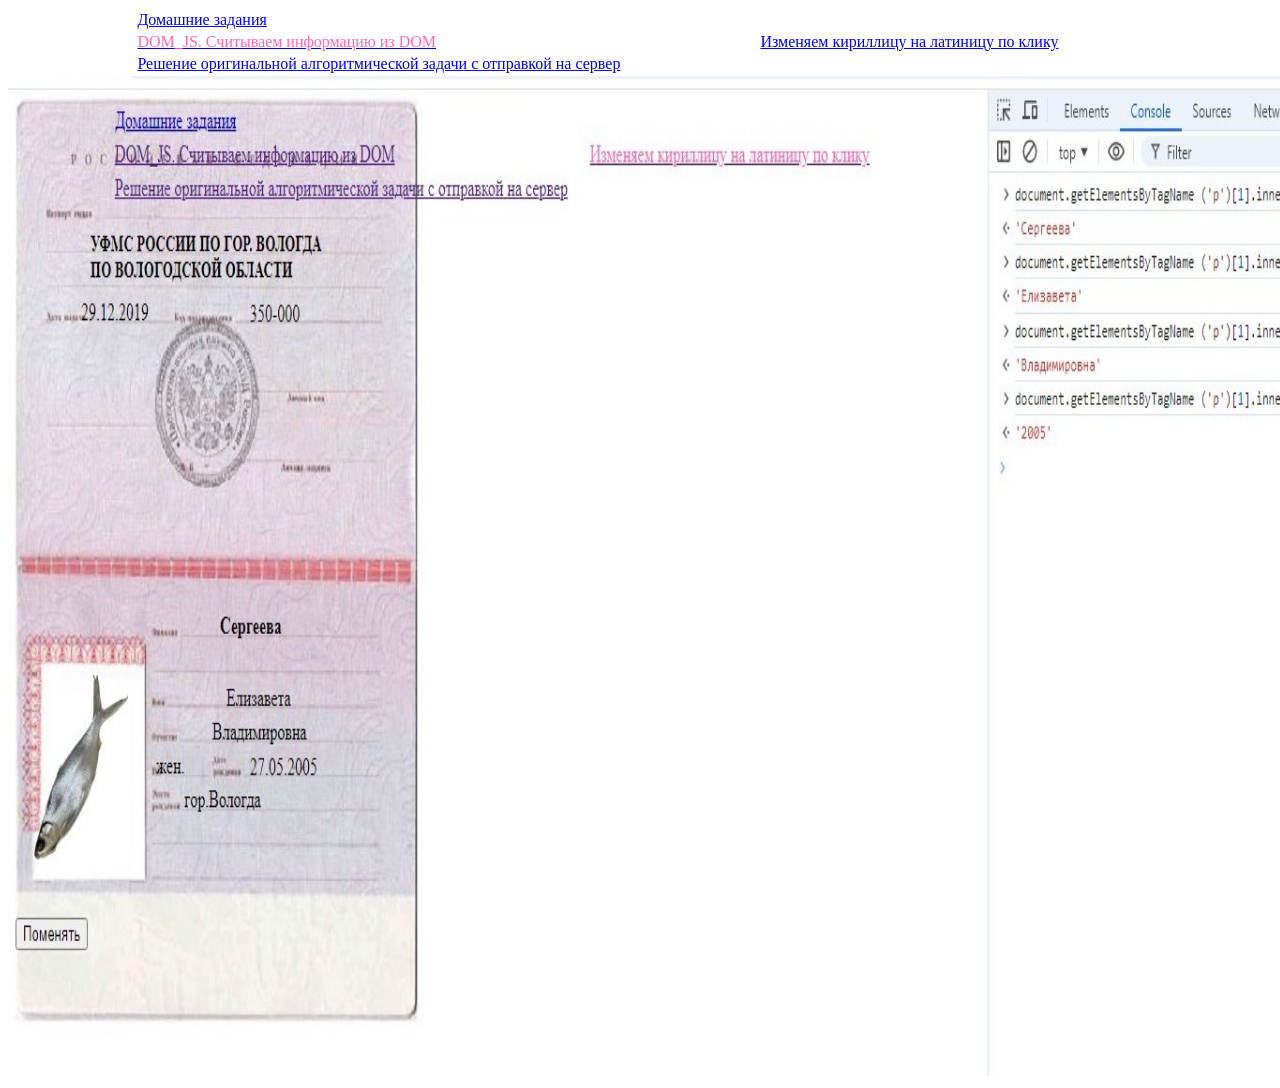
<file: passort.html>
<!DOCTYPE html>
<html lang="en">
<head>
  <meta charset="UTF-8">
  <title>DOM_JS. Считываем информацию из DOM</title>
  <style>
  .highlight {
     color: hotpink;
   }
   </style>
</head>
<body>
<!DOCTYPE html>
<html>
  <head>
	<meta charset="utf-8">

  </head>
  <body>
  <table width="80%" align="center" border="0">
        <tr>
            <td colspan="2"> <a href="maindomashki.html"> <div class="main-title"> Домашние задания</div></a></td>
        </tr>
        <tr>
            <td>
              <a href="passort.html"><div class="highlight">DOM_JS. Считываем информацию из DOM</div></a>
            </td>
            <td>
                <a href="click.html">Изменяем кириллицу на латиницу по клику</a>
            </td>
        </tr>
        <tr>
            <td>
                <a href="zadacha2.html">Решение оригинальной алгоритмической задачи с отправкой на сервер</a>
            </td>
        </tr>
    </table>
<img src="passport2.jpg" height="1000" width="1500">

</body>
</html>
</file>
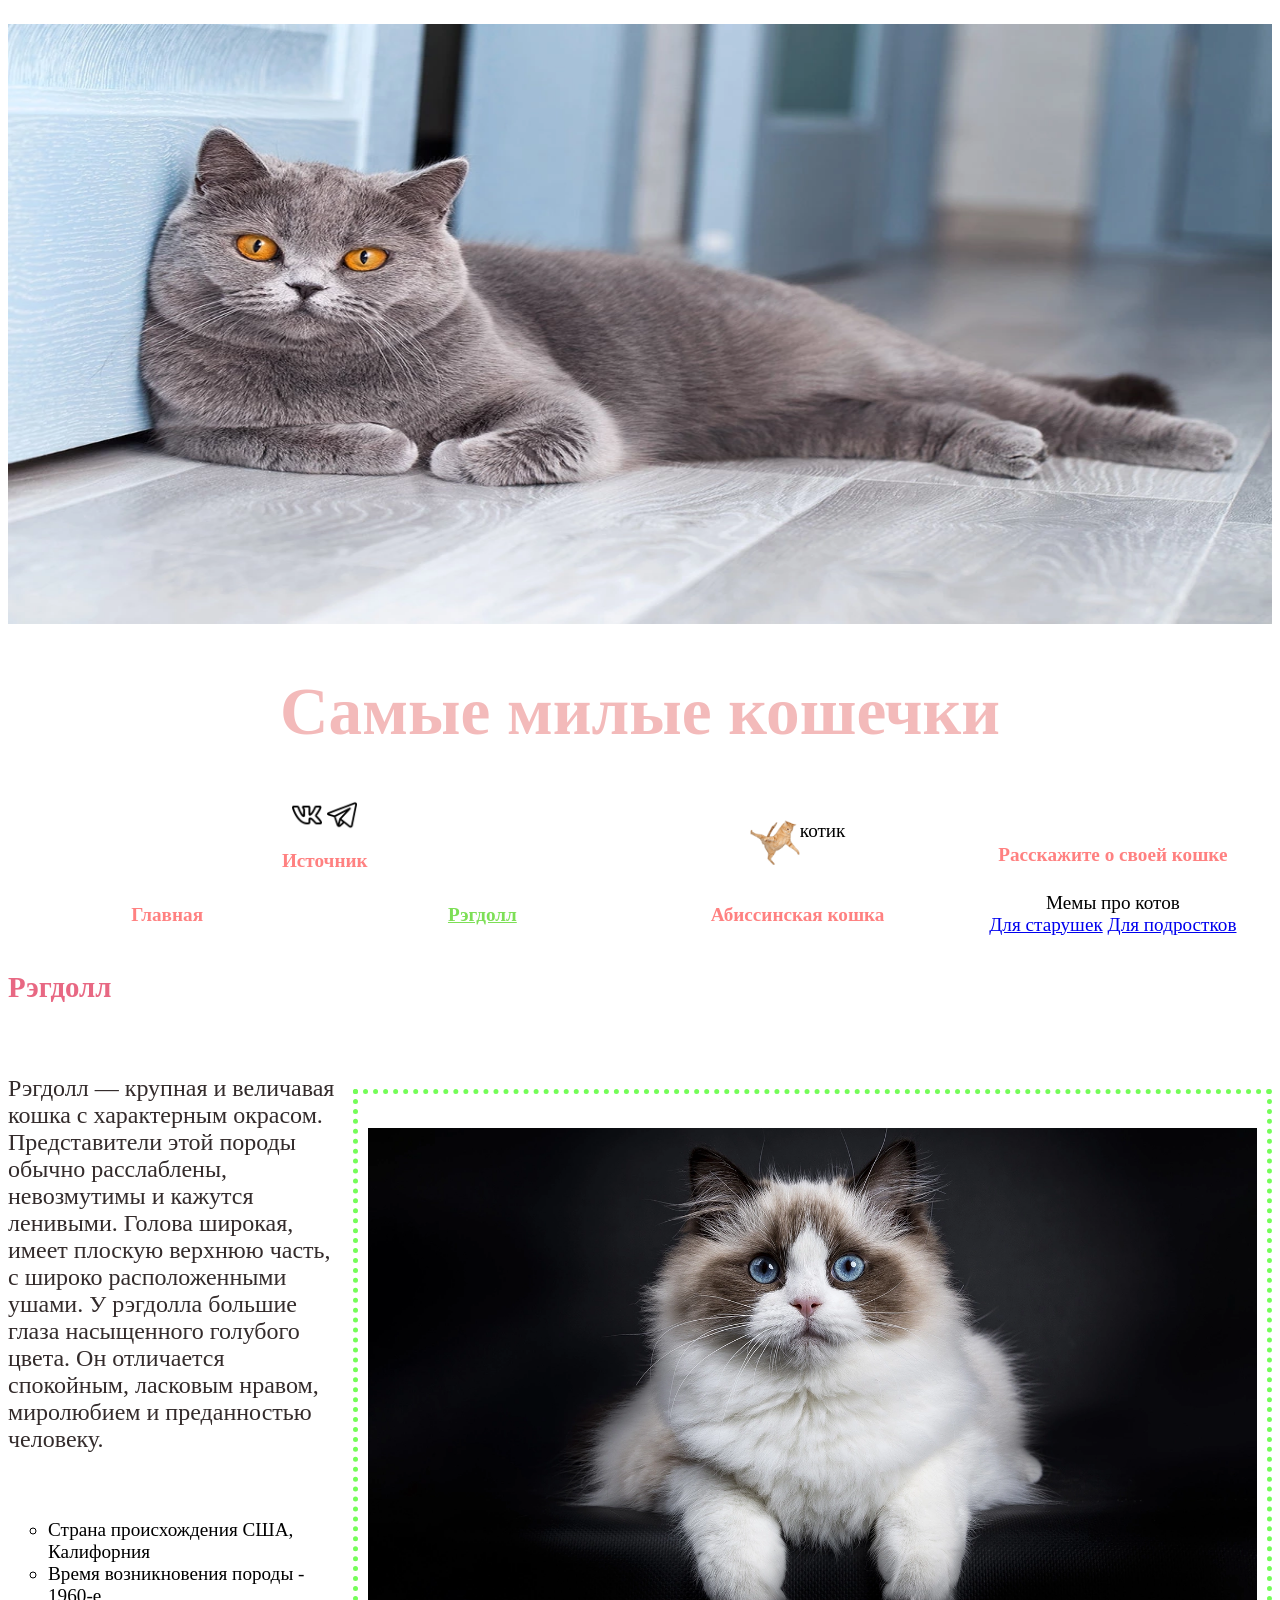
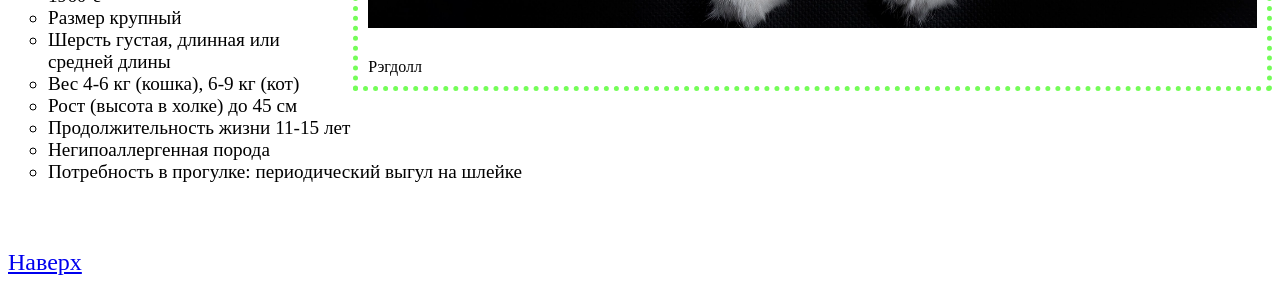
<file: ragdoll.html>
<!DOCTYPE html>
<html lang="ru">
<head>
  <meta charset="UTF-8">
  <title>Рэгдолл</title>
  <link href="style.css" rel="stylesheet" type="text/css">
</head>
<p align="top"></p><img src="headingcat.webp" height="600px" width="100%"></p>
<body>
<h1 align="center">Самые милые кошечки </h1>
    <header align="center">
      <p><a name="top"></a></p>
        <table width="100%" border="0" cellspacing="3">
            <tr>
                <td colspan="2">
                    <a href="https://vk.com/" target="_blank"><img src="vk.png" width="30px"></a>
                    <a href="https://t.me/risikkitten" target="_blank"><img src="telegram.png" width="30px"></a>
                    <br><div class="dog-title"><a href="https://ru.wikipedia.org/wiki/%D0%9A%D0%BE%D1%88%D0%BA%D0%B0"> Источник</a></div></td>
                <td colspan="1"> <a href="cat wider.html" target="_self"><img align="top" src="cat_icon.png" width="50px"></a>котик </td>
                    <td colspan="2">

                       <br><div class="dog-title"><a href="forma1.html">Расскажите о своей кошке</a></div>
            </tr>
    <tr>
        <td width="20%"><div class="dog-title"><a href="index.html#main">Главная</a></div></td>
        <td width="20%"><div class="dog-title-u"> <a href="ragdoll.html">  Рэгдолл </a></div> </td>
        <td width="20%"><div class="dog-title"><a href="abiss.html"> Абиссинская кошка </a> </div></td>
        <td width="20%">
         <div class="dropdown"> Мемы про котов
            <div class="dropdown-content" >
                <a href="memes.html#old">Для старушек</a>
                <a href="memes.html#teen">Для подростков</a>
              </div>
         </div>
        </td>
    </tr>
         </table>
     </header>
<h3 align="left">Рэгдолл</h3> <br>
 <p> <figure class="sign">
<p><img src="ragdoll.webp" height="500px" alt="рэгдолл фото"></p>
   <figcaption>Рэгдолл</figcaption>
  </figure> </p>

  <p>Рэгдолл — крупная и величавая кошка с характерным окрасом. Представители этой породы обычно расслаблены, невозмутимы и кажутся ленивыми. Голова широкая, имеет плоскую верхнюю часть, с широко расположенными ушами. У рэгдолла большие глаза насыщенного голубого цвета. Он отличается спокойным, ласковым нравом, миролюбием и преданностью человеку.</p> <br>
<p><ul title="характеристики" type="circle" align=left>
<li>Страна происхождения США, Калифорния
<li>Время возникновения породы - 1960-е
<li>Размер крупный
<li>Шерсть густая, длинная или средней длины
<li>Вес 4-6 кг (кошка), 6-9 кг (кот)
<li>Рост (высота в холке)	до 45 см
<li>Продолжительность жизни	11-15 лет
<li>Негипоаллергенная порода
<li>Потребность в прогулке: периодический выгул на шлейке

</ul></p><br>
<p><a href="#top">Наверх</a></p>
</body>
</html>
</file>
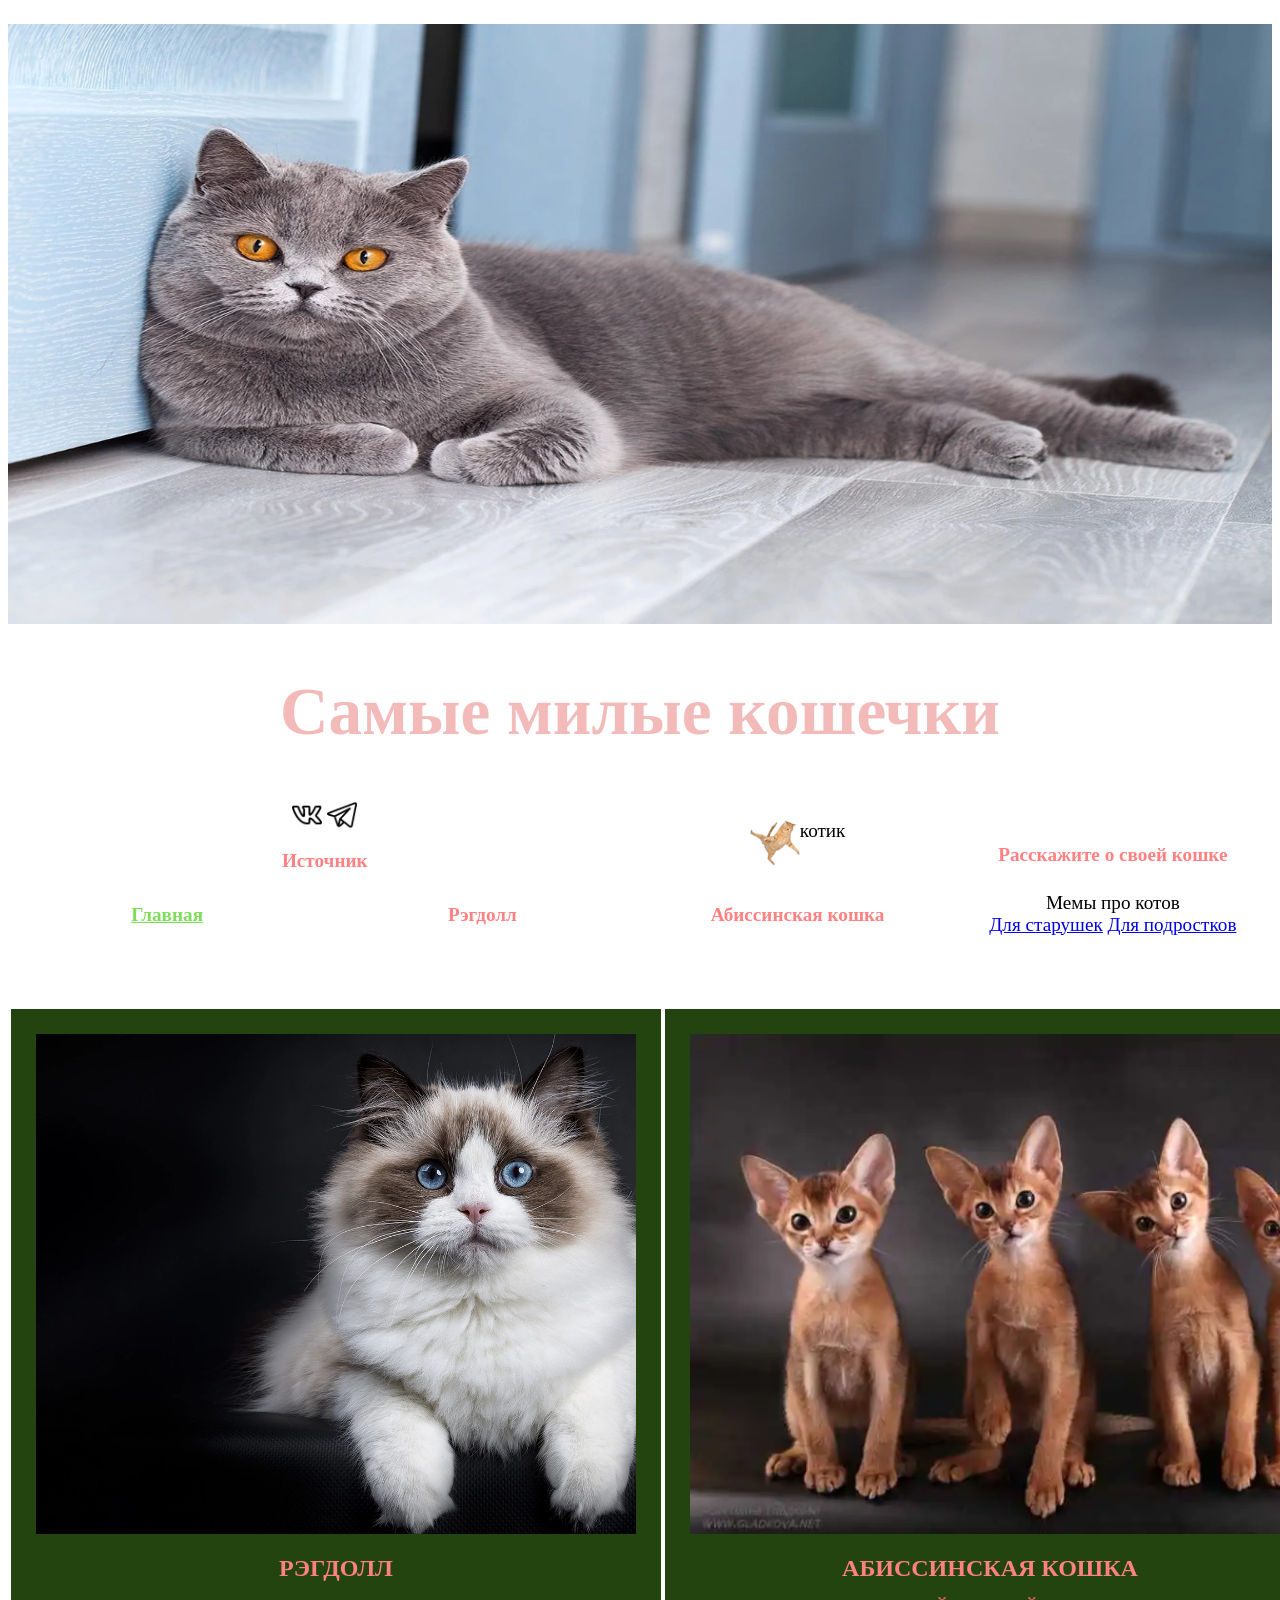
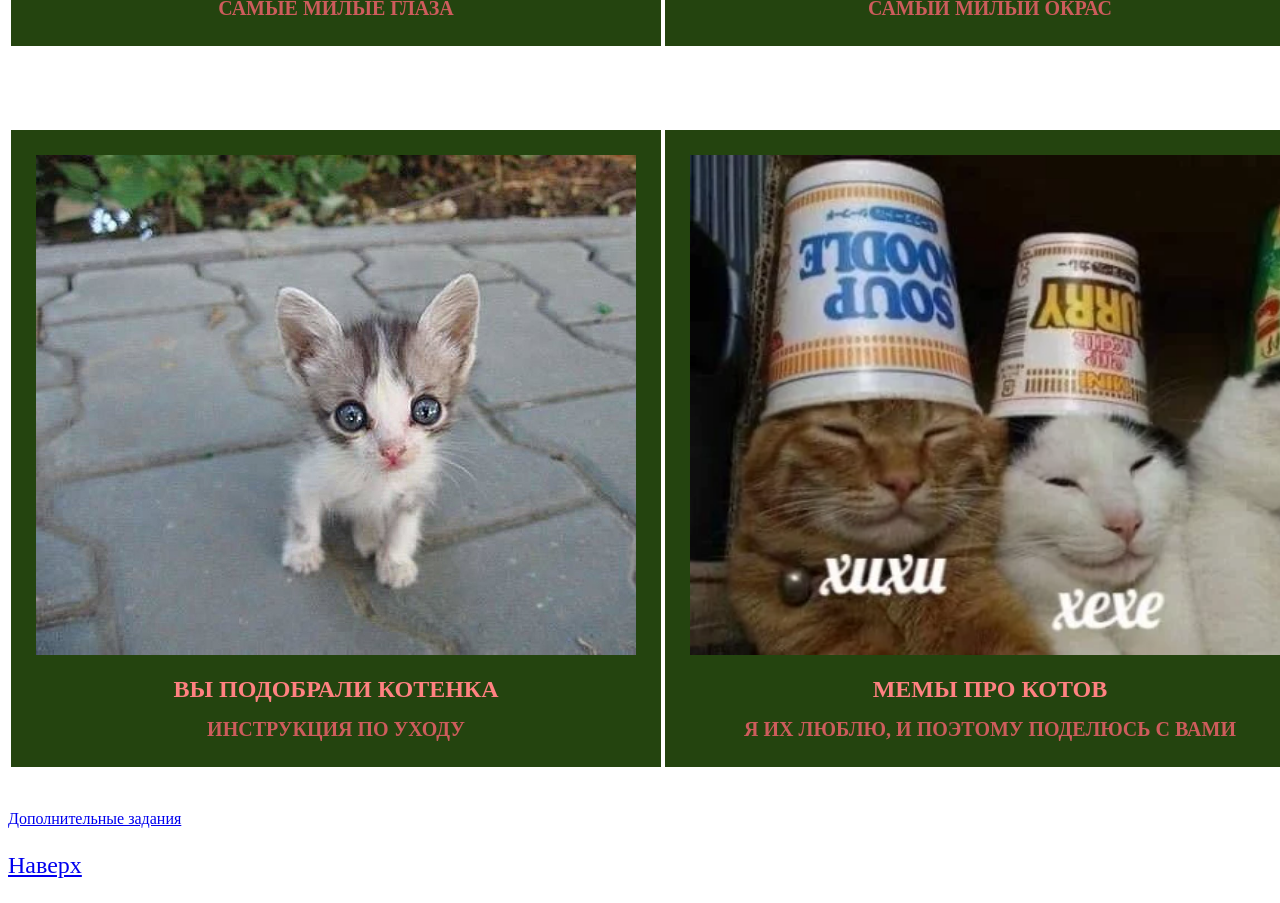
<file: Untitled-1.html>
<!DOCTYPE html>
<html lang="ru">
<head>
  <meta charset="UTF-8">
  <title>кошечки</title>
  <link href="style.css" rel="stylesheet" type="text/css">
</head>
<p align="top"></p><img src="headingcat.webp" height="600px" width="100%"></p>
<body>
<h1 align="center">Самые милые кошечки </h1>
    <header align="center">
      <p><a name="top"></a></p>
        <table width="100%" border="0" cellspacing="3">
            <tr>
                <td colspan="2">
                    <a href="https://vk.com/" target="_blank"><img src="vk.png" width="30px"></a>
                    <a href="https://t.me/risikkitten" target="_blank"><img src="telegram.png" width="30px"></a>
                    <br><div class="dog-title"><a href="https://ru.wikipedia.org/wiki/%D0%9A%D0%BE%D1%88%D0%BA%D0%B0"> Источник</a></div></td>
                <td colspan="1"> <a href="cat wider.html" target="_self"><img align="top" src="cat_icon.png" width="50px"></a>котик </td>
                    <td colspan="2">

                       <br><div class="dog-title"><a href="forma1.html">Расскажите о своей кошке</a></div>
            </tr>
    <tr>
        <td width="20%"><div class="dog-title-u"><a href="index.html#main">Главная</a></div></td>
        <td width="20%"><div class="dog-title"> <a href="ragdoll.html">  Рэгдолл </a></div> </td>
        <td width="20%"><div class="dog-title"><a href="abiss.html"> Абиссинская кошка </a> </div></td>
        <td width="20%">
         <div class="dropdown"> Мемы про котов
            <div class="dropdown-content" >
                <a href="memes.html#old">Для старушек</a>
                <a href="memes.html#teen">Для подростков</a>
              </div>
         </div>
        </td>
    </tr>
         </table>
     </header>
<table width="80%" align="center" border="0">
  <p><a name="main"></a></p>
        <tr>
            <td> <div class="dog-h">
                <div class="dog">
                <a href="ragdoll.html"><img src="ragdoll.webp" height="500"></a>
                <div class="dog-title">
                <a href="shiba%20inu.html"> Рэгдолл </a>
                <span class="subh">Самые милые глаза</span>
                </div> </div></div>
            </td>
            <td> <div class="dog-h">
                <div class="dog">
                <a href="abiss.html"><img src="abiss.webp" height="500" alt="котята абиссины"></a>
                <div class="dog-title">
                <a href="abiss.html"> Абиссинская кошка </a>
                <span class="subh">Самый милый окрас</span>
                </div> </div></div>
            </td>
        </tr>
        <tr>
            <td> <div class="dog-h">
                <div class="dog">
                <a href="first.html"><img src="pitycat.jpg" height="500" alt="жалкий котенок"></a>
                <div class="dog-title">
                <a href="first.html"> Вы подобрали котенка </a>
                <span class="subh">Инструкция по уходу</span>
                </div> </div></div>
            </td>
            <td>
                <div class="dog-h">
                <div class="dog">
                <a href="memes.html"><img src="hihi.webp" height="500"></a>
                <div class="dog-title">
                <a href="memes.html">Мемы про котов</a>
                <span class="subh">Я их люблю, и поэтому поделюсь с вами</span>
                </div>  </div> </div>
            </td>
        </tr>
    </table>
<a href="maindomashki.html">Дополнительные задания</a>  
<p><a href="#top">Наверх</a></p>
</body>
</html>
</file>
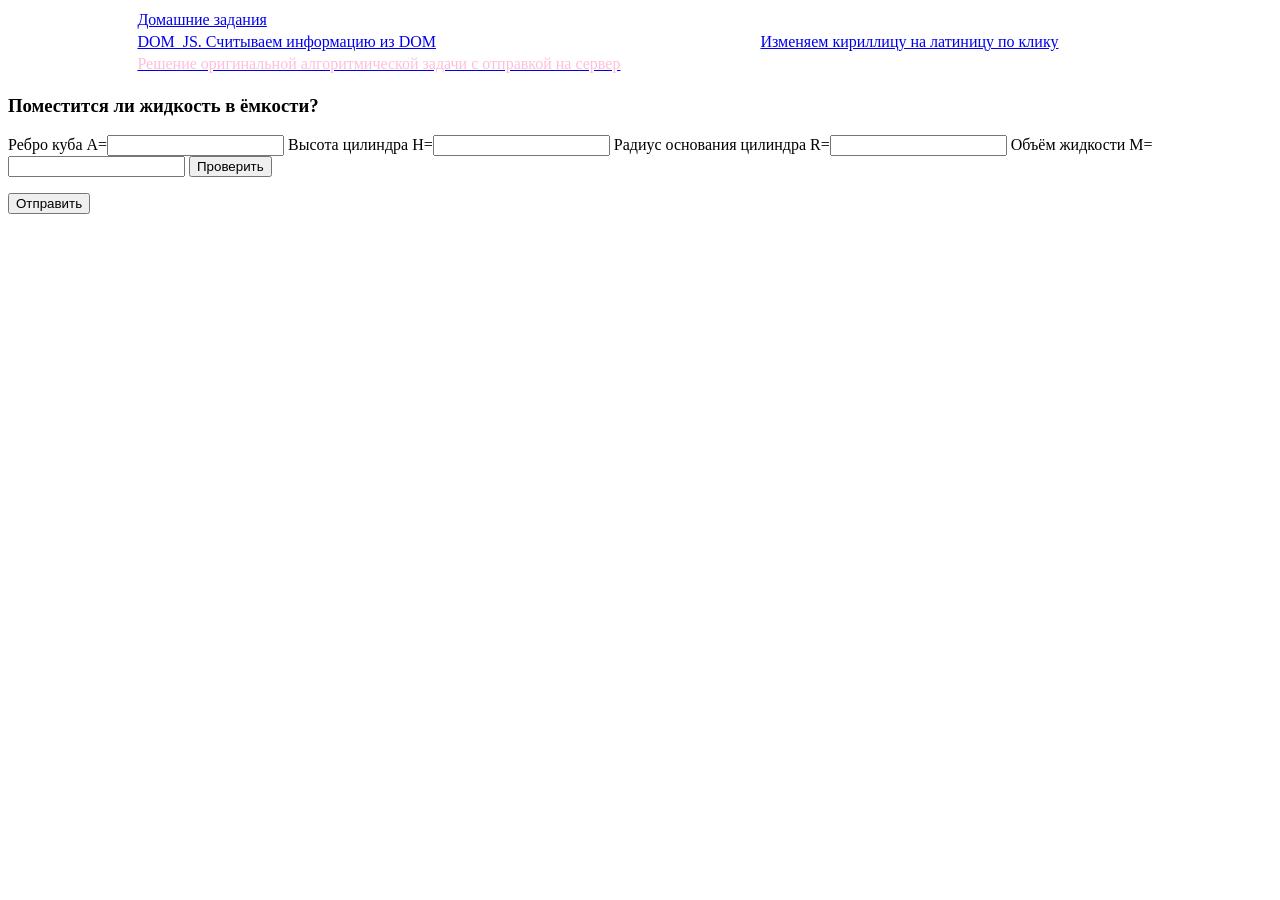
<file: zadacha2.html>
<!DOCTYPE html>
<html lang="en">
<head>
  <meta charset="UTF-8">
  <title>Решение оригинальной алгоритмической задачи с отправкой на сервер</title>
<style>
  .highlight {
     color: rgb(255, 190, 222);
   }
   </style>
</head>
<body>
<table width="80%" align="center" border="0">
        <tr>
            <td colspan="2"> <a href="maindomashki.html"> <div class="main-title"> Домашние задания</div></a></td>
        </tr>
        <tr>
            <td>
                <a href="passort.html">DOM_JS. Считываем информацию из DOM</a>
            </td>
            <td>
                <a href="click.html">Изменяем кириллицу на латиницу по клику</a>
            </td>
        </tr>
        <tr>
            <td>
              <a href="zadacha2.html"><div class="highlight">Решение оригинальной алгоритмической задачи с отправкой на сервер</div></a>
            </td>
        </tr>
    </table>
<form action="https://www.google.com/search?"  name="UserEnter" target="_blank">
<h3>Поместится ли жидкость в ёмкости?</h3>
  <p>

Ребро куба A=<label for="in_a"></label><input name="q" type="text" id="in_a">
Высота цилиндра H=<label for="in_b"></label><input  type="text" id="in_b">
Радиус основания цилиндра R=<label for="in_c"></label><input  type="text" id="in_c">
Объём жидкости M=<label for="in_c"></label><input  type="text" id="in_d">
<button onclick="checkCapacity()">Проверить</button>
  </p>
<script src="resh.js"> </script>
<input type="submit" value="Отправить"> <br>
</form>
</body>
</html>
</file>
<file: style.css>
body{
    font-family: 'Georgia';
    background-color: #00000016 72%;  }
    h1 {
      font-size: 420%;
      color: rgb(243, 186, 186);
      font-family: "Georgia"
    }
    h2 {
      font-size: 230%;
      color: rgb(255, 236, 236)ed;
      font-family: "Georgia"
    }
    h3 {
      font-size: 180%;
      color: #e86883;
      font-family: "Georgia"
    }
    p {
      font-size: 150%;
      color: #332b2b
    }
    .sign {
    float: right; /* Выравнивание по правому краю */
    border: 5px dotted rgb(116, 253, 88); /* Параметры рамки */
    padding: 10px; /* Поля внутри блока */
    margin: 14px 0 9px 9px; /* Отступы вокруг */
    background-color: #35472916 72%;    
     margin: 0 auto 90 px; /* Отступы вокруг абзаца */
     color: rgb(255, 255, 255)
     font-family: "Georgia"
     font-size: 200%;
    }
   ul {
    color: #332b2b
    font-family: "Georgia";
     font-size: 120%;
   }
   ol {
    color: #332b2b
    font-family: "Georgia";
     font-size: 120%;
   }
   header {
     font-family: "Georgia";
     font-size: 120%
   }




.dog-h {
    width: 600px;
    margin: 40px auto;
    background-color: #24440f;     padding:25px;
    text-align: center;
    font-size: 24px;
    text-transform: uppercase;}

.dog {
    position: relative;
    overflow: hidden; }
.subh {
  font-size: 20px;
  color: indianred;
  font-weight: 700;
}
.dog-title a {
    text-decoration: none;
    color: #ff8181;
    font-weight: 600;
    margin: 15px 0 5px;
    padding-bottom: 7px;
    display: block;
    position: relative;
    transition: .3s ease-in-out;}
.dog-title-u a{
  text-decoration-line: underline;
  color: #7ddf56;
  font-weight: 600;
  margin: 15px 0 5px;
  padding-bottom: 7px;
  display: block;
  position: relative;
  transition: .3s ease-in-out;
  }


.dog-title a:hover {
  color: rgb(113, 253, 148)

.dog-title a:active {
  color: palevioletred;
}

.dropdown {
        position: relative;
        display: inline-block;
        text-decoration: none;
        color: #f5ed7f;
        font-weight: 600;
        margin: 15px 0 5px;
        padding-bottom: 7px;
        display: block;
        position: relative;
        transition: .3s ease-in-out;
     }



  a {
     color: indianred;
     font-family: "Georgia";
     font-size: 120%;}

a:link {
  color: indianred;
}

a:active {
  color: palevioletred;
}
.dropdown {
  position: relative;
  display: inline-block;
  text-decoration: none;
  color: #e76d6d;
  font-weight: 600;
  margin: 15px 0 5px;
  padding-bottom: 7px;
  display: block;
  position: relative;
  transition: .3s ease-in-out;
     }

     .dropdown-content {
        display: none;
        position: absolute;
        max-width:150px;
        background-color: #24440f;
        box-shadow: 0px 8px 16px 0px rgba(0,0,0,0.2);
        z-index: 5;
     }

     .dropdown-content a {
        color: #332b2b
        padding: 12px 12px;
        text-decoration: none;
        display: block;
     }
     .dropdown-content a:hover {background-color: #24440f;}
     .dropdown:hover
     .dropdown-content {display: block;}

     .image-section {
      height: 1000px;
      background-image: url("headingcat.webp");
      background-size: cover;
      background-position: center;
      background-repeat: no-repeat;
      background-position: 50% 50%;
      background-attachment: scroll; }
</file>
